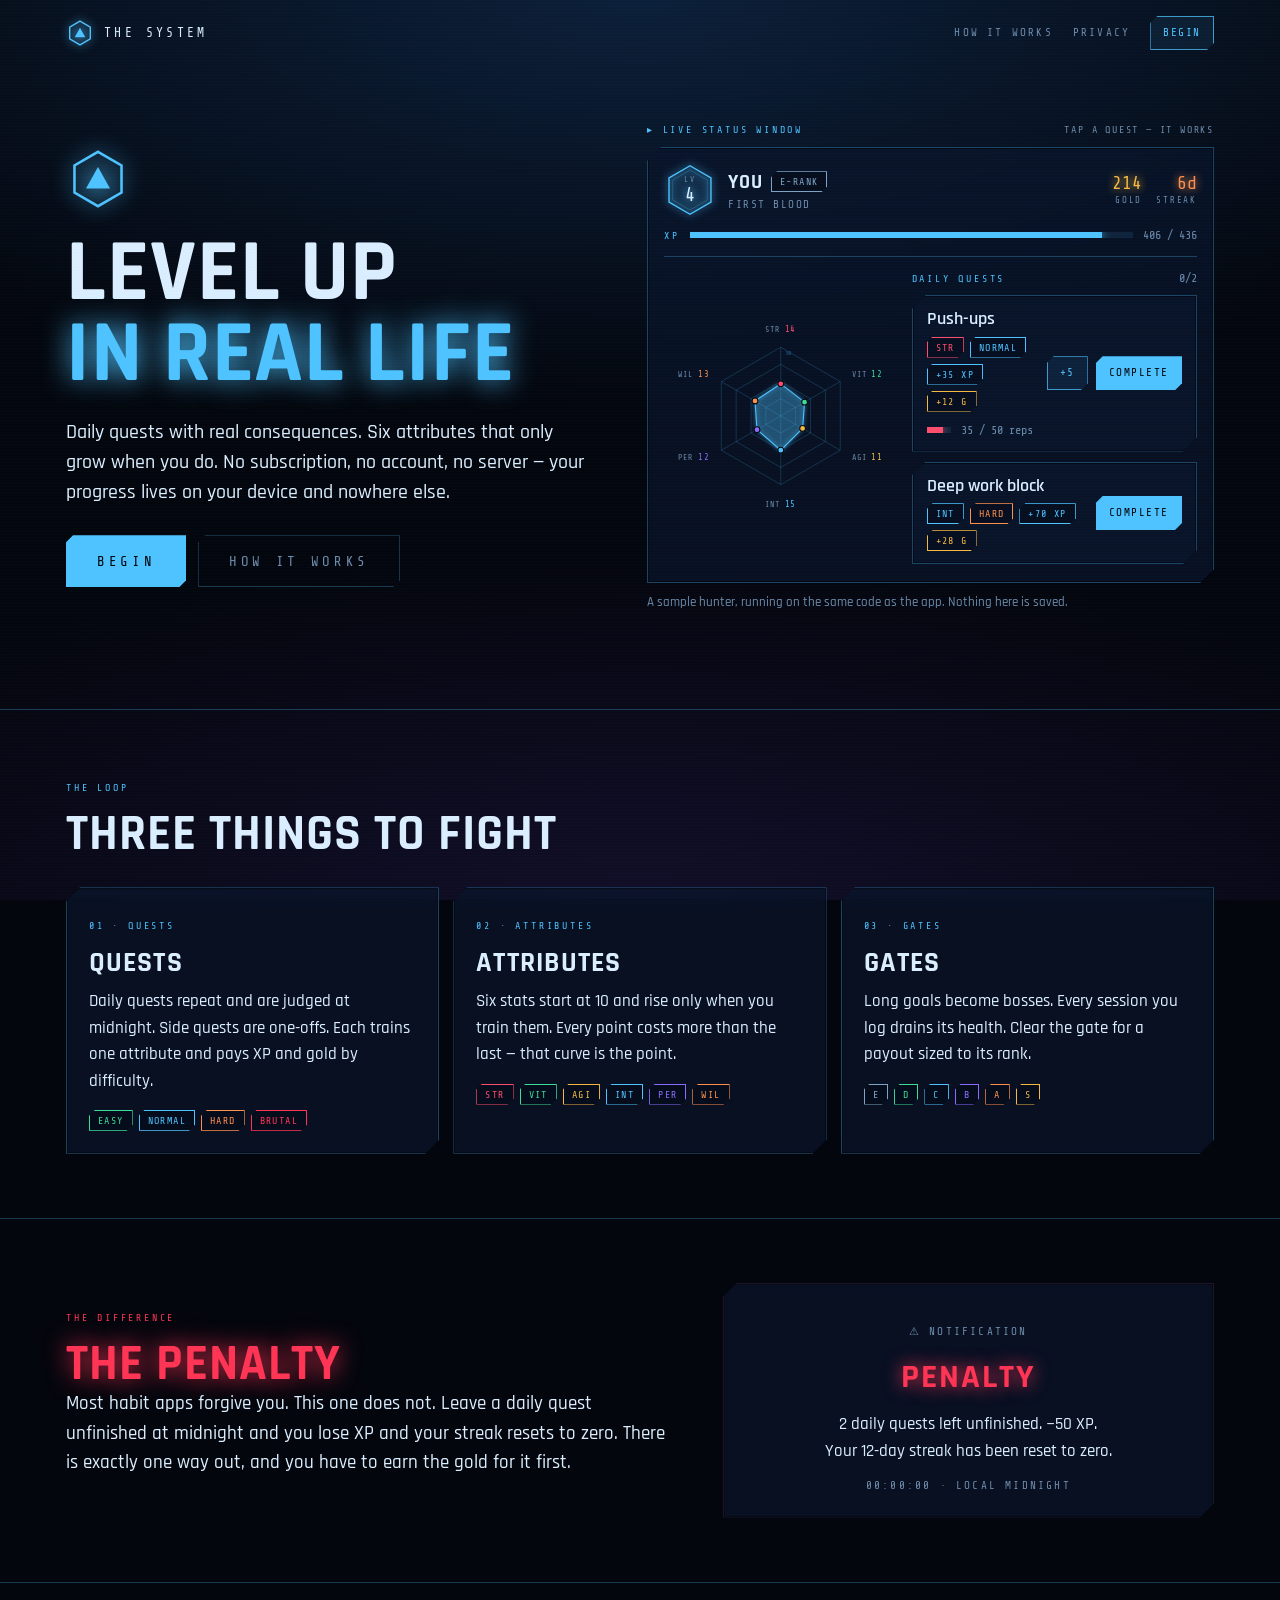
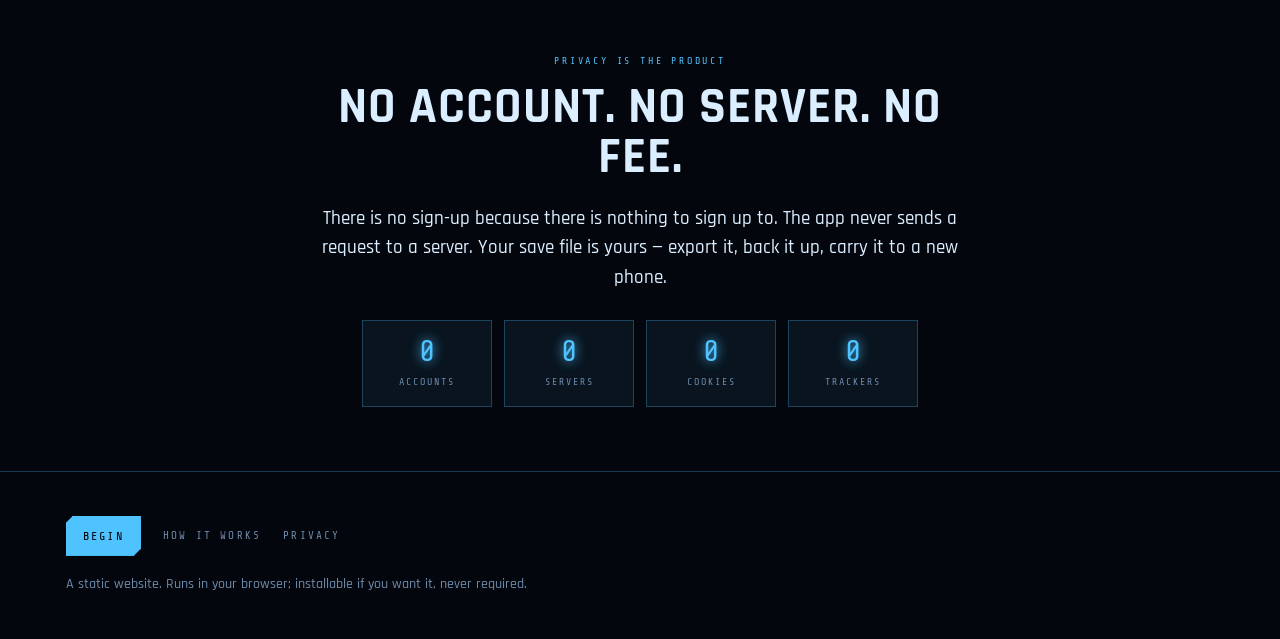
<file: index.html>
<!doctype html>
<html lang="en">
<head>
<meta charset="utf-8">
<meta name="viewport" content="width=device-width,initial-scale=1,viewport-fit=cover">
<title>THE SYSTEM — Level up in real life</title>
<meta name="description" content="Daily quests with real consequences. Six attributes that only grow when you do. No subscription, no account, no server — your progress lives on your device.">
<meta property="og:title" content="THE SYSTEM — Level up in real life">
<meta property="og:description" content="Daily quests with real consequences. No account, no server.">
<meta property="og:image" content="https://minenhle123.github.io/the-system/assets/img/og.png">
<meta property="og:type" content="website">
<meta name="twitter:card" content="summary_large_image">
<meta name="theme-color" content="#04060d">
<link rel="manifest" href="./manifest.webmanifest">
<link rel="icon" type="image/png" href="./assets/img/icon-192.png">
<link rel="apple-touch-icon" href="./assets/img/icon-192.png">
<link rel="preconnect" href="https://fonts.googleapis.com">
<link rel="preconnect" href="https://fonts.gstatic.com" crossorigin>
<link rel="stylesheet" href="https://fonts.googleapis.com/css2?family=Rajdhani:wght@400;500;600;700&amp;family=Share+Tech+Mono&amp;display=swap">
<link rel="stylesheet" href="./assets/css/tokens.css">
<link rel="stylesheet" href="./assets/css/app.css">
<link rel="stylesheet" href="./assets/css/site.css">
</head>
<body>
<a class="skip" href="#main">Skip to content</a>

<header class="wrap site-top">
  <a class="brand" href="./" aria-label="THE SYSTEM — home">
    <svg viewBox="0 0 40 40" aria-hidden="true"><polygon class="mark-hex" points="20,3 34.7,11.5 34.7,28.5 20,37 5.3,28.5 5.3,11.5"/><polygon class="mark-tri" points="20,12.5 27.5,26 12.5,26"/></svg>
    <span>THE SYSTEM</span>
  </a>
  <nav class="top-links" aria-label="Site">
    <a href="./how-it-works.html">How it works</a>
    <a class="hide-sm" href="./privacy.html">Privacy</a>
    <a class="btn btn-sm" href="./app/">Begin</a>
  </nav>
</header>

<main id="main">
  <section class="wrap hero" aria-labelledby="hero-title">
    <div class="hero-copy">
      <svg class="hero-mark" viewBox="0 0 40 40" aria-hidden="true"><polygon class="mark-hex" points="20,3 34.7,11.5 34.7,28.5 20,37 5.3,28.5 5.3,11.5"/><polygon class="mark-tri" points="20,12.5 27.5,26 12.5,26"/></svg>
      <h1 class="hero-title" id="hero-title">Level up <span>in real life</span></h1>
      <p class="lede">Daily quests with real consequences. Six attributes that only grow when you do. No subscription, no account, no server — your progress lives on your device and nowhere else.</p>
      <div class="cta">
        <a class="btn btn-hot btn-lg" href="./app/">Begin</a>
        <a class="btn btn-ghost btn-lg" href="./how-it-works.html">How it works</a>
      </div>
    </div>

    <div class="hero-demo">
      <div class="demo-cap"><span class="eyebrow">Live status window</span><span class="demo-try">Tap a quest — it works</span></div>
      <div class="demo" id="demo" aria-label="Live demo of the status window with a sample hunter">
        <noscript><p class="demo-fine">The live demo needs JavaScript.</p></noscript>
      </div>
      <p class="demo-fine">A sample hunter, running on the same code as the app. Nothing here is saved.</p>
    </div>
  </section>

  <section class="band" aria-labelledby="pillars-title">
    <div class="wrap">
      <div class="band-head">
        <span class="eyebrow">The loop</span>
        <h2 id="pillars-title">Three things to fight</h2>
      </div>
      <div class="pillars">
        <article class="win pillar">
          <span class="eyebrow">01 · Quests</span>
          <h3>Quests</h3>
          <p>Daily quests repeat and are judged at midnight. Side quests are one-offs. Each trains one attribute and pays XP and gold by difficulty.</p>
          <div class="chips"><span class="chip d-EASY">Easy</span><span class="chip d-NORMAL">Normal</span><span class="chip d-HARD">Hard</span><span class="chip d-BRUTAL">Brutal</span></div>
        </article>
        <article class="win pillar">
          <span class="eyebrow">02 · Attributes</span>
          <h3>Attributes</h3>
          <p>Six stats start at 10 and rise only when you train them. Every point costs more than the last — that curve is the point.</p>
          <div class="chips"><span class="chip c-str">STR</span><span class="chip c-vit">VIT</span><span class="chip c-agi">AGI</span><span class="chip c-int">INT</span><span class="chip c-per">PER</span><span class="chip c-wil">WIL</span></div>
        </article>
        <article class="win pillar">
          <span class="eyebrow">03 · Gates</span>
          <h3>Gates</h3>
          <p>Long goals become bosses. Every session you log drains its health. Clear the gate for a payout sized to its rank.</p>
          <div class="chips"><span class="chip r-E">E</span><span class="chip r-D">D</span><span class="chip r-C">C</span><span class="chip r-B">B</span><span class="chip r-A">A</span><span class="chip r-S">S</span></div>
        </article>
      </div>
    </div>
  </section>

  <section class="band" aria-labelledby="penalty-title">
    <div class="wrap penalty">
      <div>
        <span class="eyebrow">The difference</span>
        <h2 id="penalty-title">The penalty</h2>
        <p>Most habit apps forgive you. This one does not. Leave a daily quest unfinished at midnight and you lose XP and your streak resets to zero. There is exactly one way out, and you have to earn the gold for it first.</p>
      </div>
      <div class="win readout" role="img" aria-label="Example penalty notification: two daily quests left unfinished, minus 50 XP, a 12-day streak reset to zero.">
        <div class="ntf-eye mono">⚠ Notification</div>
        <div class="readout-title">PENALTY</div>
        <p>2 daily quests left unfinished. −50 XP.<br>Your 12-day streak has been reset to zero.</p>
        <span class="mono">00:00:00 · Local midnight</span>
      </div>
    </div>
  </section>

  <section class="band free" aria-labelledby="free-title">
    <div class="wrap">
      <div class="band-head">
        <span class="eyebrow">Privacy is the product</span>
        <h2 id="free-title">No account. No server. No fee.</h2>
      </div>
      <p>There is no sign-up because there is nothing to sign up to. The app never sends a request to a server. Your save file is yours — export it, back it up, carry it to a new phone.</p>
      <div class="zeros" aria-label="What this site uses">
        <div class="zero"><b>0</b><span>Accounts</span></div>
        <div class="zero"><b>0</b><span>Servers</span></div>
        <div class="zero"><b>0</b><span>Cookies</span></div>
        <div class="zero"><b>0</b><span>Trackers</span></div>
      </div>
    </div>
  </section>
</main>

<footer class="site-foot">
  <div class="wrap">
    <div class="foot-row">
      <a class="btn btn-hot" href="./app/">Begin</a>
      <a href="./how-it-works.html">How it works</a>
      <a href="./privacy.html">Privacy</a>
    </div>
    <p class="foot-fine">A static website. Runs in your browser; installable if you want it, never required.</p>
  </div>
</footer>

<script src="./assets/js/system.js"></script>
<script src="./assets/js/app.js"></script>
<script src="./assets/js/demo.js"></script>
<script>
if ('serviceWorker' in navigator && window.isSecureContext) {
  navigator.serviceWorker.register('./sw.js').then(null, function () {});
}
</script>
</body>
</html>
</file>
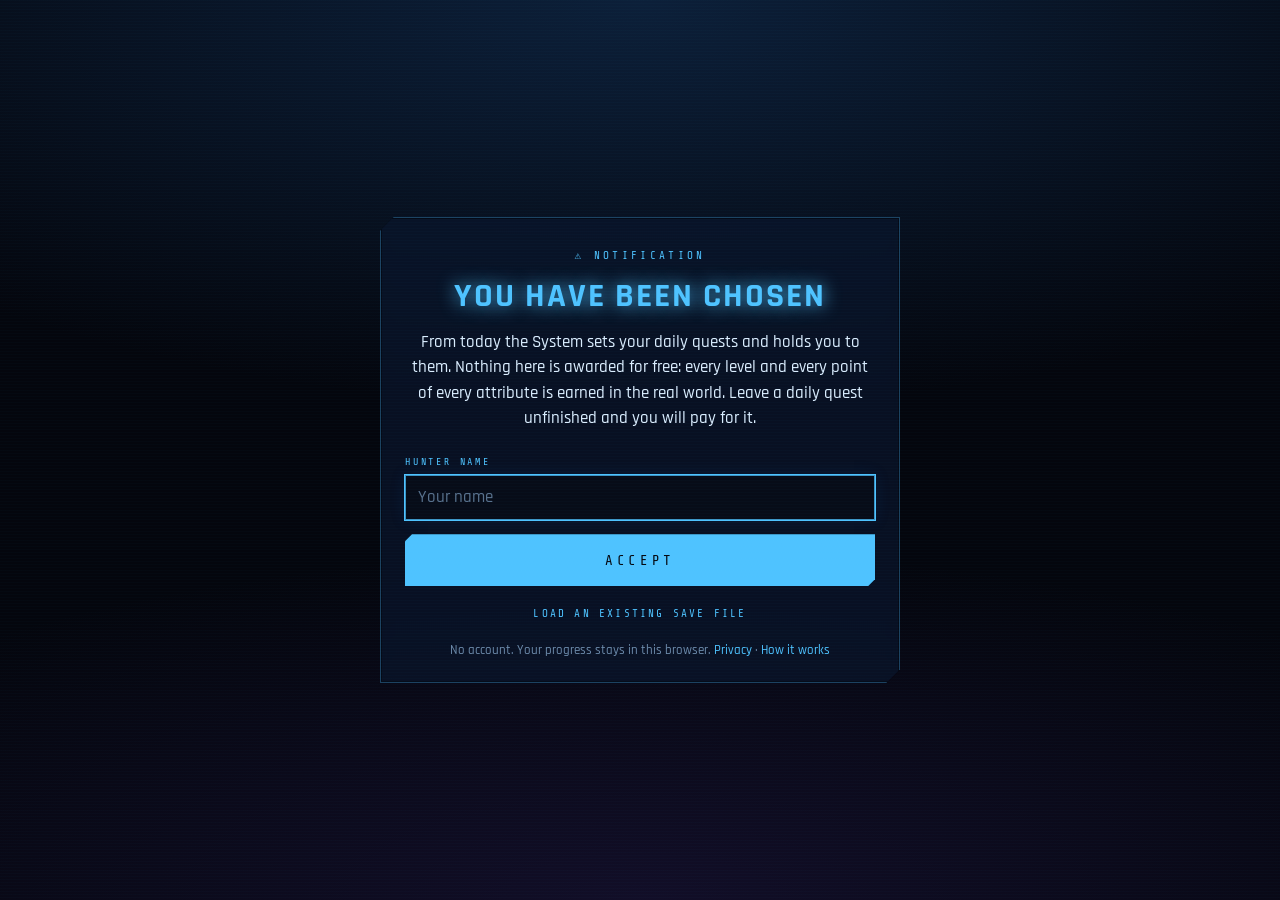
<file: app/index.html>
<!doctype html>
<html lang="en">
<head>
<meta charset="utf-8">
<meta name="viewport" content="width=device-width,initial-scale=1,viewport-fit=cover">
<title>THE SYSTEM — Status Window</title>
<meta name="description" content="Your status window. Daily quests with real consequences, six attributes, boss gates. No account, no server.">
<meta property="og:title" content="THE SYSTEM — Level up in real life">
<meta property="og:description" content="Daily quests with real consequences. No account, no server.">
<meta property="og:image" content="https://minenhle123.github.io/the-system/assets/img/og.png">
<meta property="og:type" content="website">
<meta name="twitter:card" content="summary_large_image">
<meta name="theme-color" content="#04060d">
<meta name="apple-mobile-web-app-capable" content="yes">
<meta name="mobile-web-app-capable" content="yes">
<meta name="apple-mobile-web-app-status-bar-style" content="black-translucent">
<meta name="apple-mobile-web-app-title" content="THE SYSTEM">
<link rel="manifest" href="../manifest.webmanifest">
<link rel="icon" type="image/png" href="../assets/img/icon-192.png">
<link rel="apple-touch-icon" href="../assets/img/icon-192.png">
<link rel="preconnect" href="https://fonts.googleapis.com">
<link rel="preconnect" href="https://fonts.gstatic.com" crossorigin>
<link rel="stylesheet" href="https://fonts.googleapis.com/css2?family=Rajdhani:wght@400;500;600;700&amp;family=Share+Tech+Mono&amp;display=swap">
<link rel="stylesheet" href="../assets/css/tokens.css">
<link rel="stylesheet" href="../assets/css/app.css">
</head>
<body class="is-app">
<a class="skip" href="#main">Skip to content</a>

<div id="app-root" class="shell" hidden>
  <nav class="nav" aria-label="Screens">
    <a class="nav-brand" href="../" aria-label="THE SYSTEM — home">
      <svg viewBox="0 0 40 40" aria-hidden="true"><polygon class="mark-hex" points="20,3 34.7,11.5 34.7,28.5 20,37 5.3,28.5 5.3,11.5"/><polygon class="mark-tri" points="20,12.5 27.5,26 12.5,26"/></svg>
      <span class="mono">THE SYSTEM</span>
    </a>
    <div class="nav-hunter" id="nav-hunter"></div>
    <div class="nav-items">
      <button type="button" class="nav-btn" data-act="nav" data-screen="status" aria-current="page">
        <svg viewBox="0 0 24 24" aria-hidden="true"><polygon points="12,2.8 20,7.4 20,16.6 12,21.2 4,16.6 4,7.4"/><polygon points="12,7.5 16.2,10 15,15.6 9,15.6 7.8,10"/></svg>
        <span>Status</span>
      </button>
      <button type="button" class="nav-btn" data-act="nav" data-screen="quests">
        <svg viewBox="0 0 24 24" aria-hidden="true"><path d="M3.5 6.5l2 2 3.5-3.5M3.5 13l2 2 3.5-3.5M3.5 19.5l2 2 3.5-3.5M12 7h8.5M12 13.5h8.5M12 20h8.5"/></svg>
        <span>Quests</span>
      </button>
      <button type="button" class="nav-btn" data-act="nav" data-screen="gates">
        <svg viewBox="0 0 24 24" aria-hidden="true"><path d="M4.5 21V10.5a7.5 7.5 0 0 1 15 0V21M3 21h18M9 21v-7.5a3 3 0 0 1 6 0V21"/></svg>
        <span>Gates</span>
      </button>
      <button type="button" class="nav-btn" data-act="nav" data-screen="shop">
        <svg viewBox="0 0 24 24" aria-hidden="true"><polygon points="12,3 20.5,12 12,21 3.5,12"/><path d="M12 8v8M9.5 12h5"/></svg>
        <span>Shop</span>
      </button>
      <button type="button" class="nav-btn" data-act="nav" data-screen="log">
        <svg viewBox="0 0 24 24" aria-hidden="true"><path d="M5 3h14v18H5zM8.5 8h7M8.5 12h7M8.5 16h4"/></svg>
        <span>Log</span>
      </button>
    </div>
    <div class="nav-foot">
      <button type="button" class="nav-link mono" data-act="briefing" id="nav-brief" hidden>Briefing</button>
      <button type="button" class="nav-link mono" data-act="settings">Settings</button>
      <a class="nav-link mono" href="../how-it-works.html">How it works</a>
    </div>
  </nav>

  <div class="stage">
    <header class="hdr" id="hdr"></header>

    <main id="main" tabindex="-1">

      <!-- STATUS -->
      <section class="screen" data-screen="status" aria-labelledby="h-status">
        <h1 class="sr" id="h-status">Status</h1>
        <div class="status-grid">
          <div class="win panel radar-panel">
            <div class="panel-head"><span class="eyebrow">Status window</span></div>
            <div class="radar" id="radar"></div>
            <div class="cells" id="cells"></div>
          </div>
          <div class="win panel">
            <div class="panel-head"><span class="eyebrow">Attributes</span><span class="pts mono" id="pts" hidden></span></div>
            <ul class="attrs" id="attrs"></ul>
          </div>
        </div>
        <div class="win panel">
          <button type="button" class="fold" data-act="fold" data-target="titles" aria-expanded="false" aria-controls="titles">
            <span class="eyebrow">Titles</span><span class="mono fold-count" id="titles-count"></span><span class="fold-ico" aria-hidden="true"></span>
          </button>
          <ul class="titles" id="titles" hidden></ul>
        </div>
      </section>

      <!-- QUESTS -->
      <section class="screen" data-screen="quests" aria-labelledby="h-quests" hidden>
        <h1 class="sr" id="h-quests">Quests</h1>
        <button type="button" class="brief-strip" data-act="briefing" id="brief-strip" hidden></button>
        <div class="win panel daily" id="daily"></div>
        <div class="install" id="install" hidden></div>

        <div class="list-head">
          <div><h2>Daily quests</h2><span class="list-sub mono">Repeat every day · penalised on miss</span></div>
          <button type="button" class="btn btn-sm" data-act="new-quest" data-type="daily">+ New</button>
        </div>
        <ul class="qlist" id="q-daily"></ul>
        <p class="empty" id="q-daily-empty" hidden>No daily quests. Register one — the daily cycle needs something to hold you to.</p>

        <div class="list-head">
          <div><h2>Side quests</h2><span class="list-sub mono">One-off · no penalty</span></div>
          <button type="button" class="btn btn-sm" data-act="new-quest" data-type="side">+ New</button>
        </div>
        <ul class="qlist" id="q-side"></ul>
        <p class="empty" id="q-side-empty" hidden>No side quests.</p>

        <p class="note">The starter quests are placeholders. Tap a quest’s name to edit or remove it, or register your own.</p>
      </section>

      <!-- GATES -->
      <section class="screen" data-screen="gates" aria-labelledby="h-gates" hidden>
        <div class="list-head">
          <div><h1 class="h-screen" id="h-gates">Gates</h1><span class="list-sub mono">Long goals, fought one session at a time</span></div>
          <button type="button" class="btn btn-sm" data-act="new-gate">+ Open gate</button>
        </div>
        <ul class="gates" id="gates"></ul>
        <p class="empty" id="gates-empty" hidden>No active gates. Open one for a goal that takes weeks, not minutes.</p>
        <div class="win panel" id="cleared-panel" hidden>
          <button type="button" class="fold" data-act="fold" data-target="cleared" aria-expanded="false" aria-controls="cleared">
            <span class="eyebrow">Cleared gates</span><span class="mono fold-count" id="cleared-count"></span><span class="fold-ico" aria-hidden="true"></span>
          </button>
          <ul class="cleared" id="cleared" hidden></ul>
        </div>
        <p class="note">Each strike logs one session. The boss loses health as you go — use −1 to correct a mistake.</p>
      </section>

      <!-- SHOP -->
      <section class="screen" data-screen="shop" aria-labelledby="h-shop" hidden>
        <h1 class="sr" id="h-shop">Shop</h1>
        <div class="win panel gold-panel">
          <span class="eyebrow">Gold</span>
          <div class="gold-big mono" id="gold-big">0</div>
          <div class="mono gold-sub" id="passes"></div>
        </div>
        <div class="list-head">
          <div><h2>Rewards</h2><span class="list-sub mono">Yours to define · your own prices</span></div>
          <button type="button" class="btn btn-sm" data-act="new-reward">+ New</button>
        </div>
        <ul class="shop" id="shop"></ul>
        <p class="note">Price a reward by what it is worth to you. Tap a reward’s name to change it.</p>
      </section>

      <!-- LOG -->
      <section class="screen" data-screen="log" aria-labelledby="h-log" hidden>
        <div class="list-head">
          <div><h1 class="h-screen" id="h-log">System log</h1><span class="list-sub mono" id="log-count"></span></div>
        </div>
        <ol class="win panel log" id="log"></ol>
      </section>

    </main>
  </div>
</div>

<div class="firstrun" id="firstrun" hidden></div>
<div class="sheet" id="sheet" hidden></div>
<div class="brief" id="brief" hidden></div>
<div class="ntf" id="ntf" role="alertdialog" aria-modal="true" aria-labelledby="ntf-title" hidden></div>
<div class="toast mono" id="toast" role="status" aria-live="polite"></div>
<input type="file" id="file-in" accept=".json,application/json" hidden>

<noscript><p class="noscript">THE SYSTEM needs JavaScript to run. Nothing is sent anywhere — it all runs in this tab.</p></noscript>

<script src="../assets/js/system.js"></script>
<script src="../assets/js/app.js"></script>
</body>
</html>
</file>
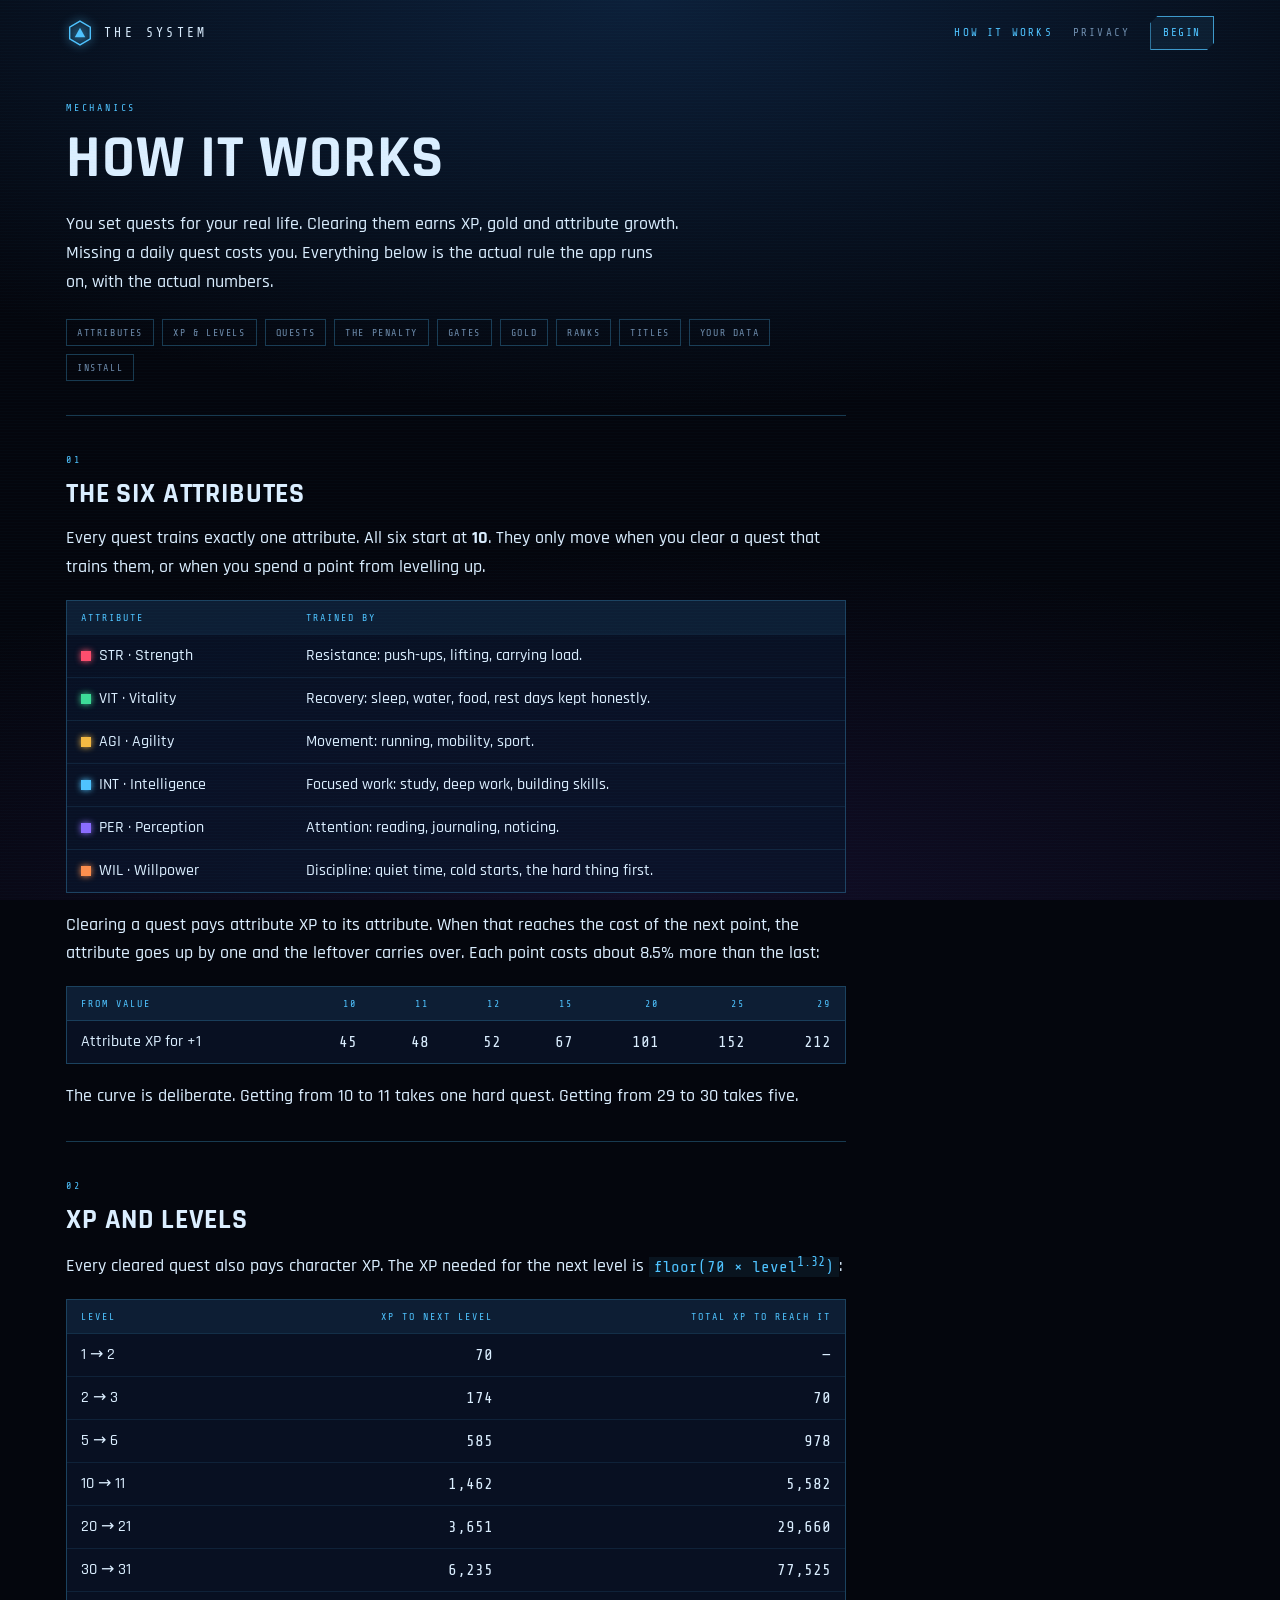
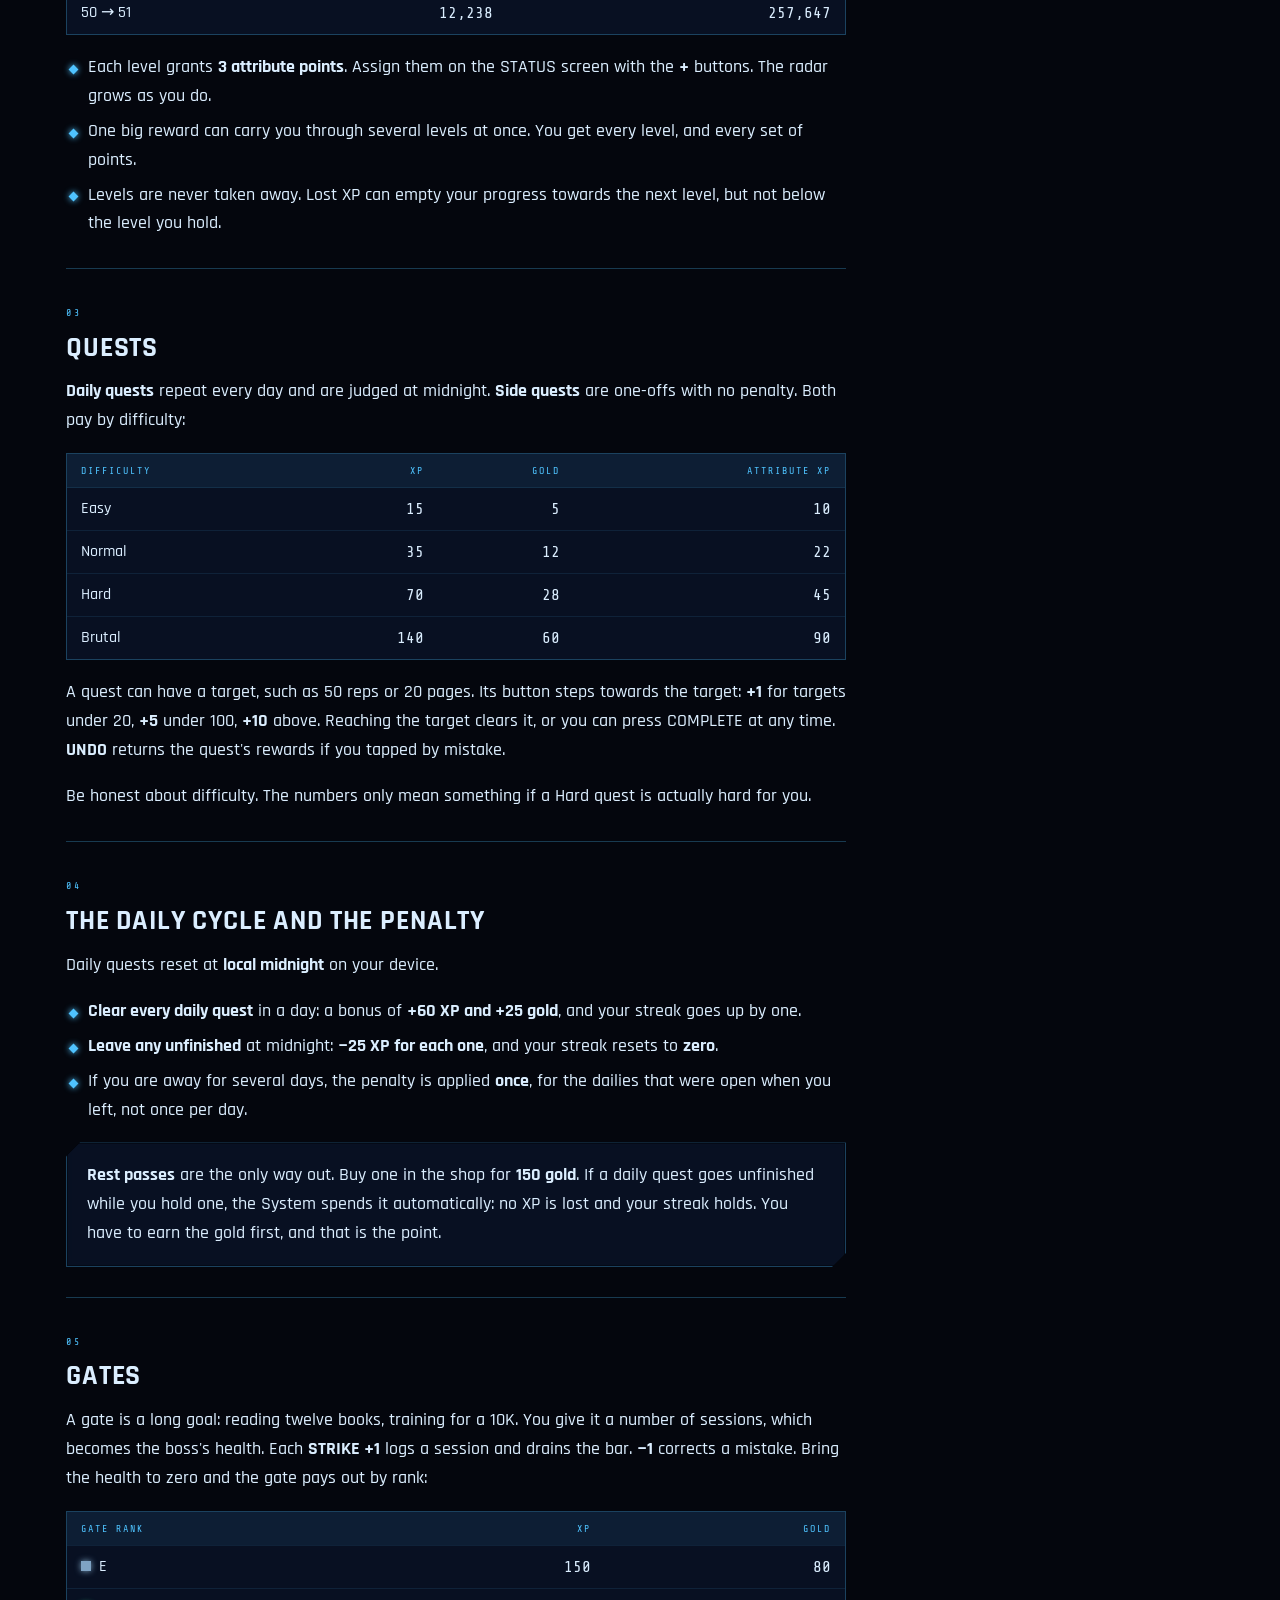
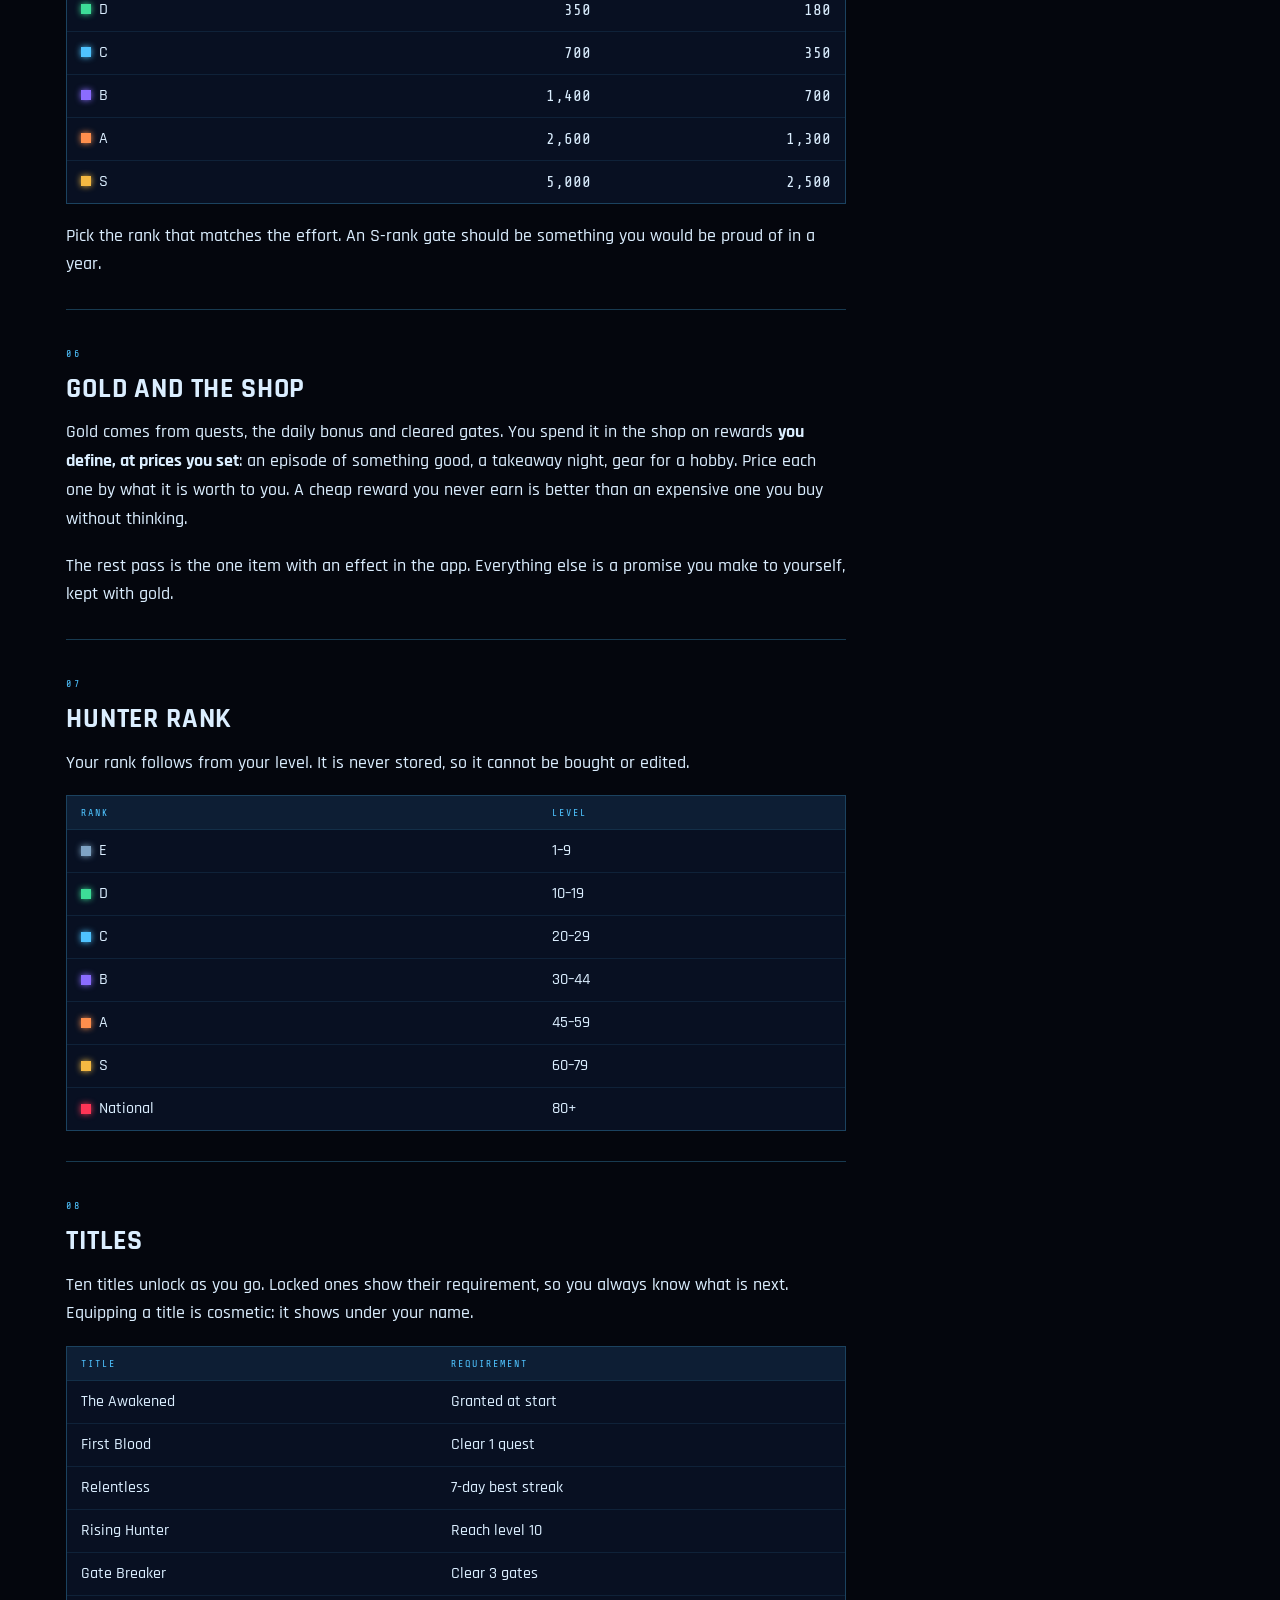
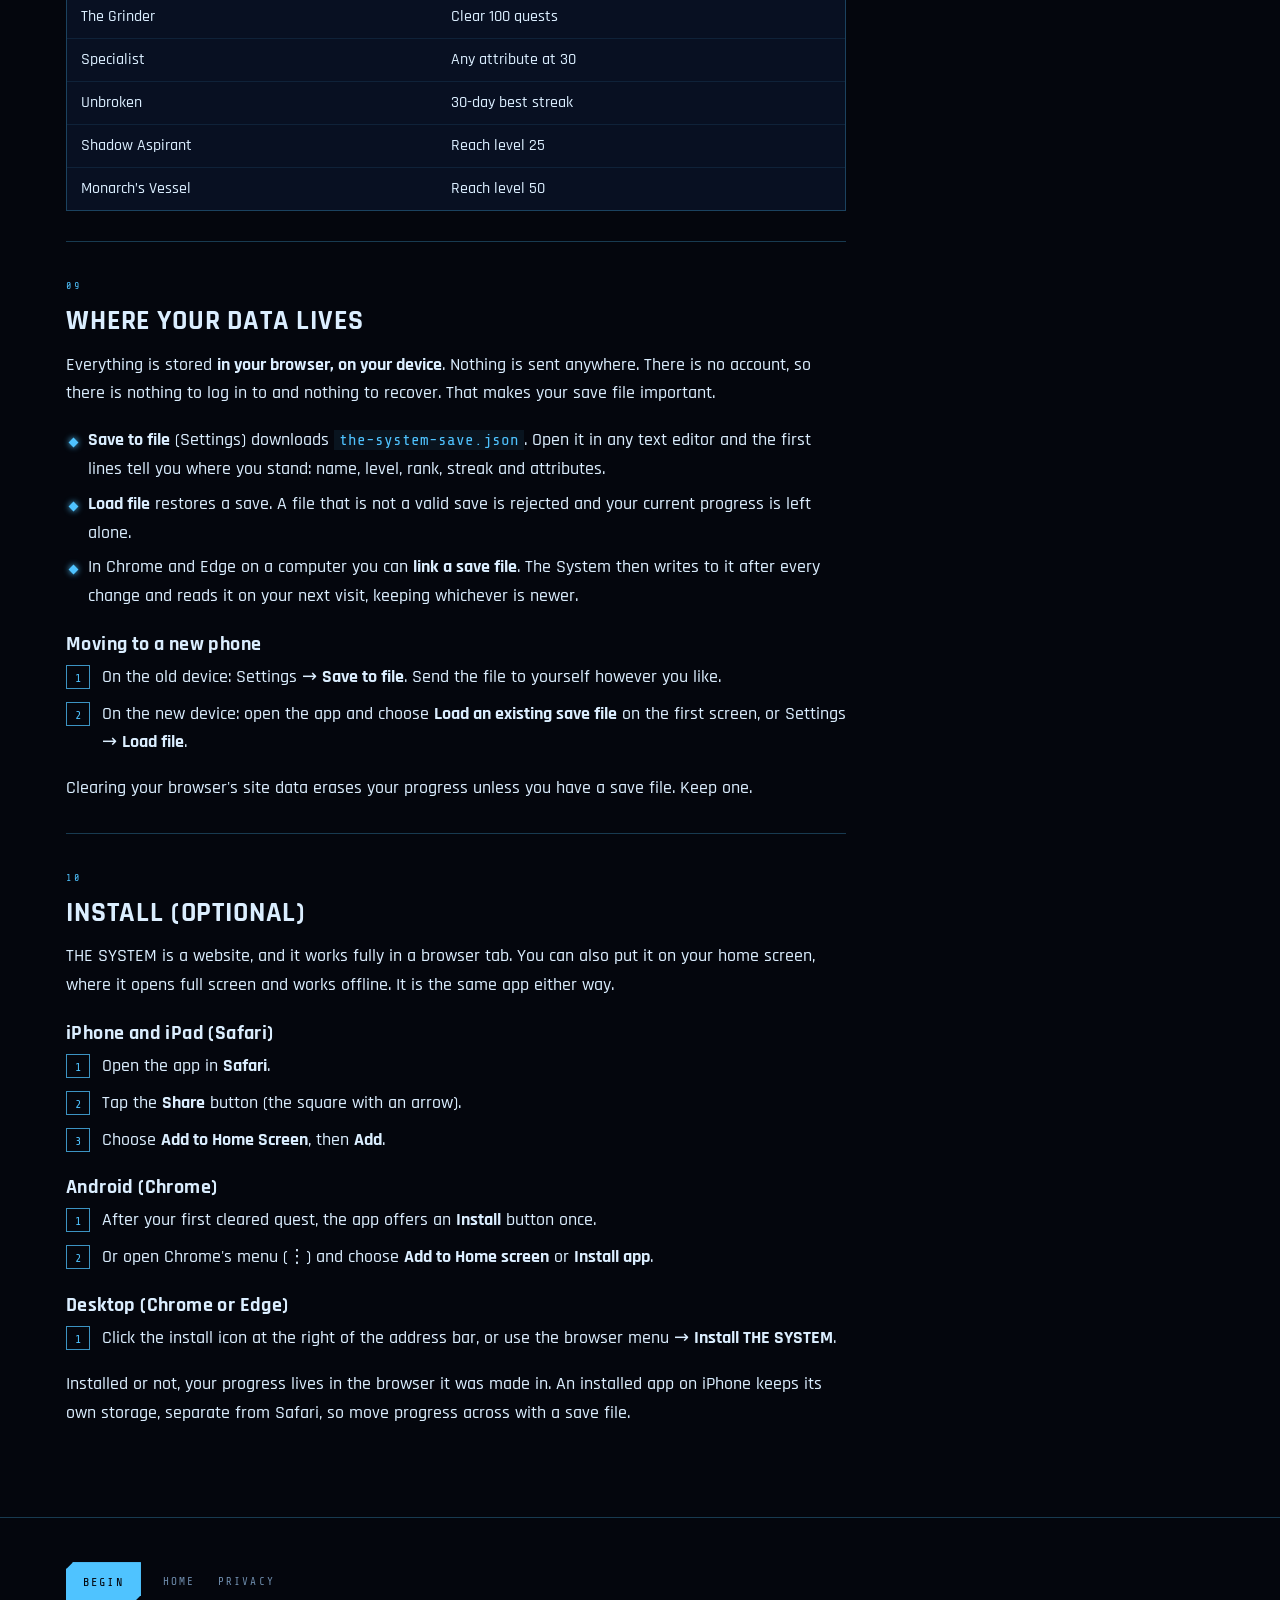
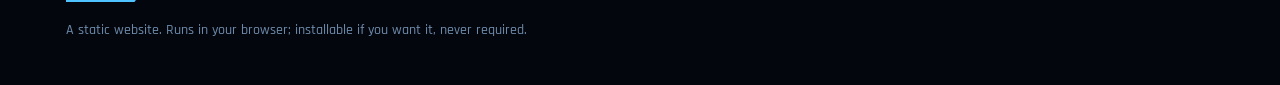
<file: how-it-works.html>
<!doctype html>
<html lang="en">
<head>
<meta charset="utf-8">
<meta name="viewport" content="width=device-width,initial-scale=1,viewport-fit=cover">
<title>How it works — THE SYSTEM</title>
<meta name="description" content="The mechanics of THE SYSTEM: attributes, XP and levels, daily quests and the penalty, rest passes, gates, gold, ranks, titles, and where your data lives.">
<meta property="og:title" content="THE SYSTEM — Level up in real life">
<meta property="og:description" content="Daily quests with real consequences. No account, no server.">
<meta property="og:image" content="https://minenhle123.github.io/the-system/assets/img/og.png">
<meta property="og:type" content="website">
<meta name="twitter:card" content="summary_large_image">
<meta name="theme-color" content="#04060d">
<link rel="manifest" href="./manifest.webmanifest">
<link rel="icon" type="image/png" href="./assets/img/icon-192.png">
<link rel="apple-touch-icon" href="./assets/img/icon-192.png">
<link rel="preconnect" href="https://fonts.googleapis.com">
<link rel="preconnect" href="https://fonts.gstatic.com" crossorigin>
<link rel="stylesheet" href="https://fonts.googleapis.com/css2?family=Rajdhani:wght@400;500;600;700&amp;family=Share+Tech+Mono&amp;display=swap">
<link rel="stylesheet" href="./assets/css/tokens.css">
<link rel="stylesheet" href="./assets/css/site.css">
</head>
<body>
<a class="skip" href="#main">Skip to content</a>

<header class="wrap site-top">
  <a class="brand" href="./" aria-label="THE SYSTEM — home">
    <svg viewBox="0 0 40 40" aria-hidden="true"><polygon class="mark-hex" points="20,3 34.7,11.5 34.7,28.5 20,37 5.3,28.5 5.3,11.5"/><polygon class="mark-tri" points="20,12.5 27.5,26 12.5,26"/></svg>
    <span>THE SYSTEM</span>
  </a>
  <nav class="top-links" aria-label="Site">
    <a href="./how-it-works.html" aria-current="page">How it works</a>
    <a class="hide-sm" href="./privacy.html">Privacy</a>
    <a class="btn btn-sm" href="./app/">Begin</a>
  </nav>
</header>

<main id="main" class="wrap">
  <article class="doc">
    <header class="doc-head">
      <span class="eyebrow">Mechanics</span>
      <h1>How it works</h1>
      <p class="lede">You set quests for your real life. Clearing them earns XP, gold and attribute growth. Missing a daily quest costs you. Everything below is the actual rule the app runs on, with the actual numbers.</p>
      <nav class="toc" aria-label="On this page">
        <a href="#attributes">Attributes</a>
        <a href="#levels">XP &amp; levels</a>
        <a href="#quests">Quests</a>
        <a href="#penalty">The penalty</a>
        <a href="#gates">Gates</a>
        <a href="#gold">Gold</a>
        <a href="#ranks">Ranks</a>
        <a href="#titles">Titles</a>
        <a href="#data">Your data</a>
        <a href="#install">Install</a>
      </nav>
    </header>

    <section id="attributes" aria-labelledby="t-attributes">
      <span class="eyebrow">01</span>
      <h2 id="t-attributes">The six attributes</h2>
      <p>Every quest trains exactly one attribute. All six start at <strong>10</strong>. They only move when you clear a quest that trains them, or when you spend a point from levelling up.</p>
      <div class="tbl-wrap">
        <table class="tbl">
          <thead><tr><th>Attribute</th><th>Trained by</th></tr></thead>
          <tbody>
            <tr><td><span class="swatch c-str"></span>STR · Strength</td><td class="wrap-cell">Resistance: push-ups, lifting, carrying load.</td></tr>
            <tr><td><span class="swatch c-vit"></span>VIT · Vitality</td><td class="wrap-cell">Recovery: sleep, water, food, rest days kept honestly.</td></tr>
            <tr><td><span class="swatch c-agi"></span>AGI · Agility</td><td class="wrap-cell">Movement: running, mobility, sport.</td></tr>
            <tr><td><span class="swatch c-int"></span>INT · Intelligence</td><td class="wrap-cell">Focused work: study, deep work, building skills.</td></tr>
            <tr><td><span class="swatch c-per"></span>PER · Perception</td><td class="wrap-cell">Attention: reading, journaling, noticing.</td></tr>
            <tr><td><span class="swatch c-wil"></span>WIL · Willpower</td><td class="wrap-cell">Discipline: quiet time, cold starts, the hard thing first.</td></tr>
          </tbody>
        </table>
      </div>
      <p>Clearing a quest pays attribute XP to its attribute. When that reaches the cost of the next point, the attribute goes up by one and the leftover carries over. Each point costs about 8.5% more than the last:</p>
      <div class="tbl-wrap">
        <table class="tbl">
          <thead><tr><th>From value</th><th class="num">10</th><th class="num">11</th><th class="num">12</th><th class="num">15</th><th class="num">20</th><th class="num">25</th><th class="num">29</th></tr></thead>
          <tbody><tr><td>Attribute XP for +1</td><td class="num">45</td><td class="num">48</td><td class="num">52</td><td class="num">67</td><td class="num">101</td><td class="num">152</td><td class="num">212</td></tr></tbody>
        </table>
      </div>
      <p>The curve is deliberate. Getting from 10 to 11 takes one hard quest. Getting from 29 to 30 takes five.</p>
    </section>

    <section id="levels" aria-labelledby="t-levels">
      <span class="eyebrow">02</span>
      <h2 id="t-levels">XP and levels</h2>
      <p>Every cleared quest also pays character XP. The XP needed for the next level is <code>floor(70 × level<sup>1.32</sup>)</code>:</p>
      <div class="tbl-wrap">
        <table class="tbl">
          <thead><tr><th>Level</th><th class="num">XP to next level</th><th class="num">Total XP to reach it</th></tr></thead>
          <tbody>
            <tr><td>1 → 2</td><td class="num">70</td><td class="num">—</td></tr>
            <tr><td>2 → 3</td><td class="num">174</td><td class="num">70</td></tr>
            <tr><td>5 → 6</td><td class="num">585</td><td class="num">978</td></tr>
            <tr><td>10 → 11</td><td class="num">1,462</td><td class="num">5,582</td></tr>
            <tr><td>20 → 21</td><td class="num">3,651</td><td class="num">29,660</td></tr>
            <tr><td>30 → 31</td><td class="num">6,235</td><td class="num">77,525</td></tr>
            <tr><td>50 → 51</td><td class="num">12,238</td><td class="num">257,647</td></tr>
          </tbody>
        </table>
      </div>
      <ul class="list">
        <li>Each level grants <strong>3 attribute points</strong>. Assign them on the STATUS screen with the <strong>+</strong> buttons. The radar grows as you do.</li>
        <li>One big reward can carry you through several levels at once. You get every level, and every set of points.</li>
        <li>Levels are never taken away. Lost XP can empty your progress towards the next level, but not below the level you hold.</li>
      </ul>
    </section>

    <section id="quests" aria-labelledby="t-quests">
      <span class="eyebrow">03</span>
      <h2 id="t-quests">Quests</h2>
      <p><strong>Daily quests</strong> repeat every day and are judged at midnight. <strong>Side quests</strong> are one-offs with no penalty. Both pay by difficulty:</p>
      <div class="tbl-wrap">
        <table class="tbl">
          <thead><tr><th>Difficulty</th><th class="num">XP</th><th class="num">Gold</th><th class="num">Attribute XP</th></tr></thead>
          <tbody>
            <tr><td>Easy</td><td class="num">15</td><td class="num">5</td><td class="num">10</td></tr>
            <tr><td>Normal</td><td class="num">35</td><td class="num">12</td><td class="num">22</td></tr>
            <tr><td>Hard</td><td class="num">70</td><td class="num">28</td><td class="num">45</td></tr>
            <tr><td>Brutal</td><td class="num">140</td><td class="num">60</td><td class="num">90</td></tr>
          </tbody>
        </table>
      </div>
      <p>A quest can have a target, such as 50 reps or 20 pages. Its button steps towards the target: <strong>+1</strong> for targets under 20, <strong>+5</strong> under 100, <strong>+10</strong> above. Reaching the target clears it, or you can press COMPLETE at any time. <strong>UNDO</strong> returns the quest's rewards if you tapped by mistake.</p>
      <p>Be honest about difficulty. The numbers only mean something if a Hard quest is actually hard for you.</p>
    </section>

    <section id="penalty" aria-labelledby="t-penalty">
      <span class="eyebrow">04</span>
      <h2 id="t-penalty">The daily cycle and the penalty</h2>
      <p>Daily quests reset at <strong>local midnight</strong> on your device.</p>
      <ul class="list">
        <li><strong>Clear every daily quest</strong> in a day: a bonus of <strong>+60 XP and +25 gold</strong>, and your streak goes up by one.</li>
        <li><strong>Leave any unfinished</strong> at midnight: <strong>−25 XP for each one</strong>, and your streak resets to <strong>zero</strong>.</li>
        <li>If you are away for several days, the penalty is applied <strong>once</strong>, for the dailies that were open when you left, not once per day.</li>
      </ul>
      <div class="win callout">
        <p><strong>Rest passes</strong> are the only way out. Buy one in the shop for <strong>150 gold</strong>. If a daily quest goes unfinished while you hold one, the System spends it automatically: no XP is lost and your streak holds. You have to earn the gold first, and that is the point.</p>
      </div>
    </section>

    <section id="gates" aria-labelledby="t-gates">
      <span class="eyebrow">05</span>
      <h2 id="t-gates">Gates</h2>
      <p>A gate is a long goal: reading twelve books, training for a 10K. You give it a number of sessions, which becomes the boss's health. Each <strong>STRIKE +1</strong> logs a session and drains the bar. <strong>−1</strong> corrects a mistake. Bring the health to zero and the gate pays out by rank:</p>
      <div class="tbl-wrap">
        <table class="tbl">
          <thead><tr><th>Gate rank</th><th class="num">XP</th><th class="num">Gold</th></tr></thead>
          <tbody>
            <tr><td><span class="swatch r-E"></span>E</td><td class="num">150</td><td class="num">80</td></tr>
            <tr><td><span class="swatch r-D"></span>D</td><td class="num">350</td><td class="num">180</td></tr>
            <tr><td><span class="swatch r-C"></span>C</td><td class="num">700</td><td class="num">350</td></tr>
            <tr><td><span class="swatch r-B"></span>B</td><td class="num">1,400</td><td class="num">700</td></tr>
            <tr><td><span class="swatch r-A"></span>A</td><td class="num">2,600</td><td class="num">1,300</td></tr>
            <tr><td><span class="swatch r-S"></span>S</td><td class="num">5,000</td><td class="num">2,500</td></tr>
          </tbody>
        </table>
      </div>
      <p>Pick the rank that matches the effort. An S-rank gate should be something you would be proud of in a year.</p>
    </section>

    <section id="gold" aria-labelledby="t-gold">
      <span class="eyebrow">06</span>
      <h2 id="t-gold">Gold and the shop</h2>
      <p>Gold comes from quests, the daily bonus and cleared gates. You spend it in the shop on rewards <strong>you define, at prices you set</strong>: an episode of something good, a takeaway night, gear for a hobby. Price each one by what it is worth to you. A cheap reward you never earn is better than an expensive one you buy without thinking.</p>
      <p>The rest pass is the one item with an effect in the app. Everything else is a promise you make to yourself, kept with gold.</p>
    </section>

    <section id="ranks" aria-labelledby="t-ranks">
      <span class="eyebrow">07</span>
      <h2 id="t-ranks">Hunter rank</h2>
      <p>Your rank follows from your level. It is never stored, so it cannot be bought or edited.</p>
      <div class="tbl-wrap">
        <table class="tbl">
          <thead><tr><th>Rank</th><th>Level</th></tr></thead>
          <tbody>
            <tr><td><span class="swatch r-E"></span>E</td><td>1–9</td></tr>
            <tr><td><span class="swatch r-D"></span>D</td><td>10–19</td></tr>
            <tr><td><span class="swatch r-C"></span>C</td><td>20–29</td></tr>
            <tr><td><span class="swatch r-B"></span>B</td><td>30–44</td></tr>
            <tr><td><span class="swatch r-A"></span>A</td><td>45–59</td></tr>
            <tr><td><span class="swatch r-S"></span>S</td><td>60–79</td></tr>
            <tr><td><span class="swatch r-NATIONAL"></span>National</td><td>80+</td></tr>
          </tbody>
        </table>
      </div>
    </section>

    <section id="titles" aria-labelledby="t-titles">
      <span class="eyebrow">08</span>
      <h2 id="t-titles">Titles</h2>
      <p>Ten titles unlock as you go. Locked ones show their requirement, so you always know what is next. Equipping a title is cosmetic: it shows under your name.</p>
      <div class="tbl-wrap">
        <table class="tbl">
          <thead><tr><th>Title</th><th>Requirement</th></tr></thead>
          <tbody>
            <tr><td>The Awakened</td><td>Granted at start</td></tr>
            <tr><td>First Blood</td><td>Clear 1 quest</td></tr>
            <tr><td>Relentless</td><td>7-day best streak</td></tr>
            <tr><td>Rising Hunter</td><td>Reach level 10</td></tr>
            <tr><td>Gate Breaker</td><td>Clear 3 gates</td></tr>
            <tr><td>The Grinder</td><td>Clear 100 quests</td></tr>
            <tr><td>Specialist</td><td>Any attribute at 30</td></tr>
            <tr><td>Unbroken</td><td>30-day best streak</td></tr>
            <tr><td>Shadow Aspirant</td><td>Reach level 25</td></tr>
            <tr><td>Monarch’s Vessel</td><td>Reach level 50</td></tr>
          </tbody>
        </table>
      </div>
    </section>

    <section id="data" aria-labelledby="t-data">
      <span class="eyebrow">09</span>
      <h2 id="t-data">Where your data lives</h2>
      <p>Everything is stored <strong>in your browser, on your device</strong>. Nothing is sent anywhere. There is no account, so there is nothing to log in to and nothing to recover. That makes your save file important.</p>
      <ul class="list">
        <li><strong>Save to file</strong> (Settings) downloads <code>the-system-save.json</code>. Open it in any text editor and the first lines tell you where you stand: name, level, rank, streak and attributes.</li>
        <li><strong>Load file</strong> restores a save. A file that is not a valid save is rejected and your current progress is left alone.</li>
        <li>In Chrome and Edge on a computer you can <strong>link a save file</strong>. The System then writes to it after every change and reads it on your next visit, keeping whichever is newer.</li>
      </ul>
      <h3>Moving to a new phone</h3>
      <ol class="steps">
        <li>On the old device: Settings → <strong>Save to file</strong>. Send the file to yourself however you like.</li>
        <li>On the new device: open the app and choose <strong>Load an existing save file</strong> on the first screen, or Settings → <strong>Load file</strong>.</li>
      </ol>
      <p>Clearing your browser's site data erases your progress unless you have a save file. Keep one.</p>
    </section>

    <section id="install" aria-labelledby="t-install">
      <span class="eyebrow">10</span>
      <h2 id="t-install">Install (optional)</h2>
      <p>THE SYSTEM is a website, and it works fully in a browser tab. You can also put it on your home screen, where it opens full screen and works offline. It is the same app either way.</p>
      <h3>iPhone and iPad (Safari)</h3>
      <ol class="steps">
        <li>Open the app in <strong>Safari</strong>.</li>
        <li>Tap the <strong>Share</strong> button (the square with an arrow).</li>
        <li>Choose <strong>Add to Home Screen</strong>, then <strong>Add</strong>.</li>
      </ol>
      <h3>Android (Chrome)</h3>
      <ol class="steps">
        <li>After your first cleared quest, the app offers an <strong>Install</strong> button once.</li>
        <li>Or open Chrome's menu (⋮) and choose <strong>Add to Home screen</strong> or <strong>Install app</strong>.</li>
      </ol>
      <h3>Desktop (Chrome or Edge)</h3>
      <ol class="steps">
        <li>Click the install icon at the right of the address bar, or use the browser menu → <strong>Install THE SYSTEM</strong>.</li>
      </ol>
      <p>Installed or not, your progress lives in the browser it was made in. An installed app on iPhone keeps its own storage, separate from Safari, so move progress across with a save file.</p>
    </section>
  </article>
</main>

<footer class="site-foot">
  <div class="wrap">
    <div class="foot-row">
      <a class="btn btn-hot" href="./app/">Begin</a>
      <a href="./">Home</a>
      <a href="./privacy.html">Privacy</a>
    </div>
    <p class="foot-fine">A static website. Runs in your browser; installable if you want it, never required.</p>
  </div>
</footer>

<script>
if ('serviceWorker' in navigator && window.isSecureContext) {
  navigator.serviceWorker.register('./sw.js').then(null, function () {});
}
</script>
</body>
</html>
</file>
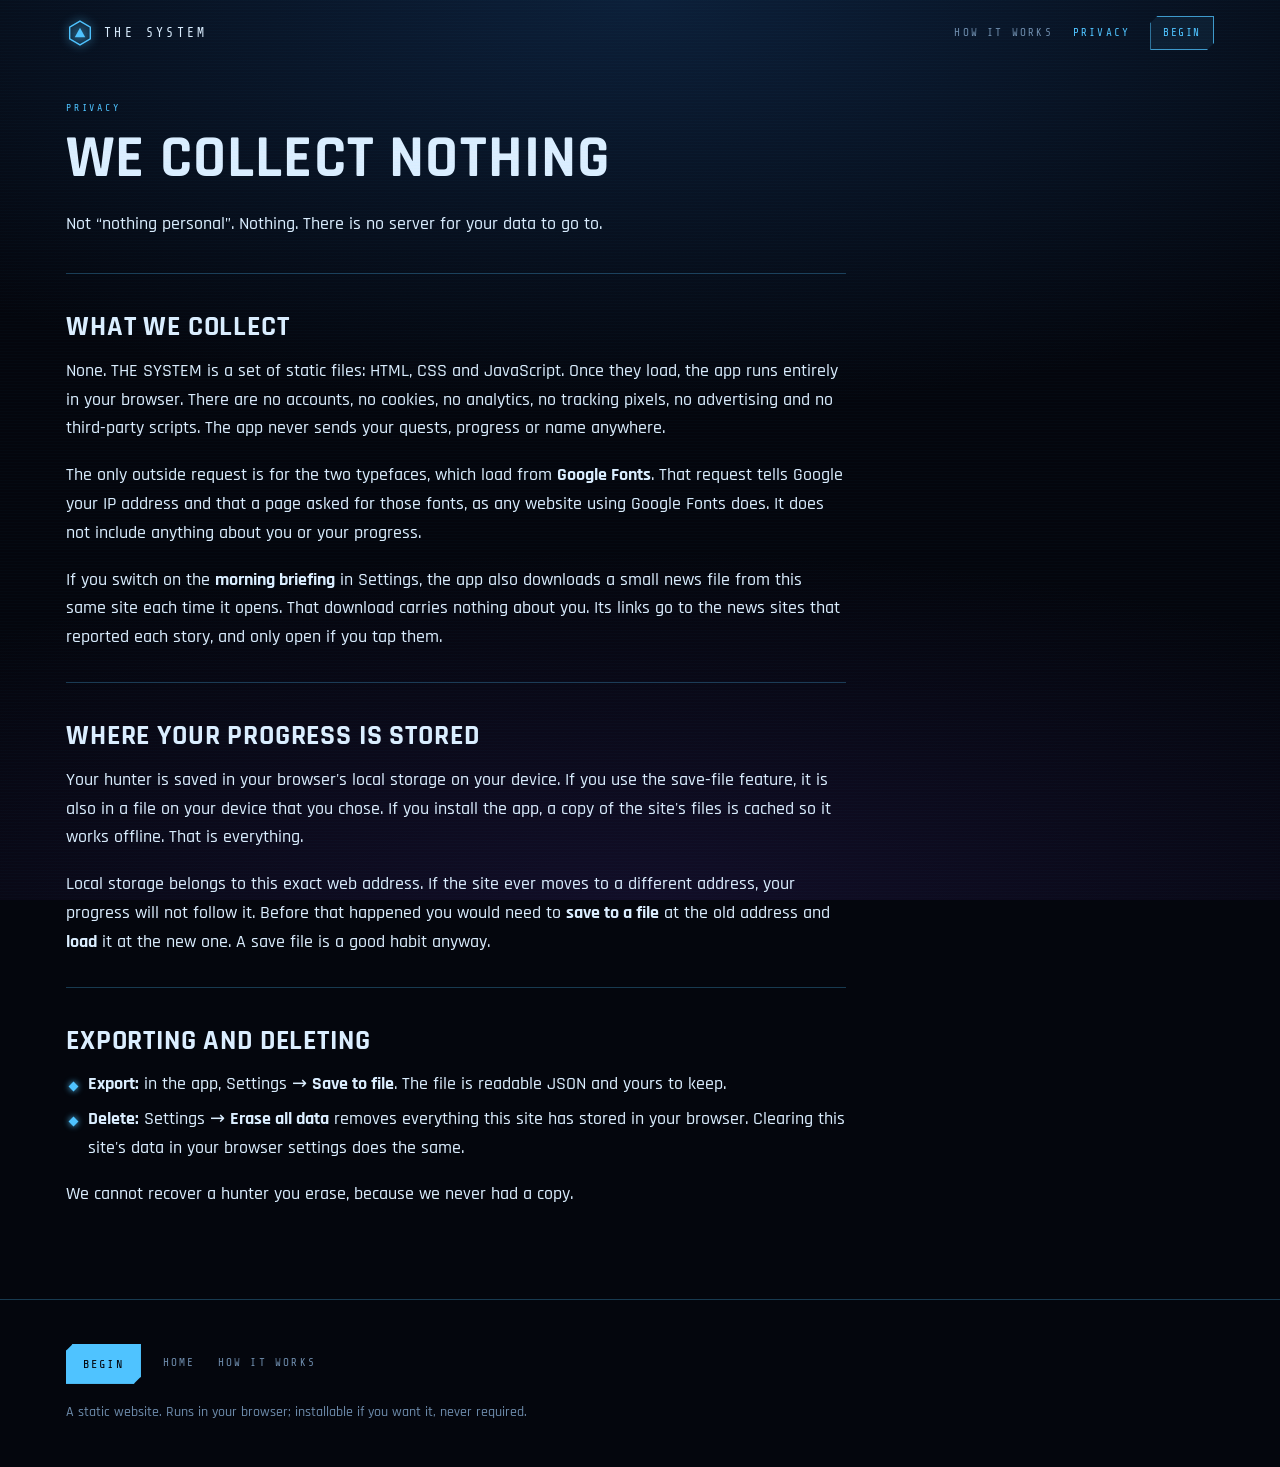
<file: privacy.html>
<!doctype html>
<html lang="en">
<head>
<meta charset="utf-8">
<meta name="viewport" content="width=device-width,initial-scale=1,viewport-fit=cover">
<title>Privacy — THE SYSTEM</title>
<meta name="description" content="THE SYSTEM collects no data. No accounts, no cookies, no analytics. Your progress is stored only in your browser.">
<meta property="og:title" content="THE SYSTEM — Level up in real life">
<meta property="og:description" content="Daily quests with real consequences. No account, no server.">
<meta property="og:image" content="https://minenhle123.github.io/the-system/assets/img/og.png">
<meta property="og:type" content="website">
<meta name="twitter:card" content="summary_large_image">
<meta name="theme-color" content="#04060d">
<link rel="manifest" href="./manifest.webmanifest">
<link rel="icon" type="image/png" href="./assets/img/icon-192.png">
<link rel="apple-touch-icon" href="./assets/img/icon-192.png">
<link rel="preconnect" href="https://fonts.googleapis.com">
<link rel="preconnect" href="https://fonts.gstatic.com" crossorigin>
<link rel="stylesheet" href="https://fonts.googleapis.com/css2?family=Rajdhani:wght@400;500;600;700&amp;family=Share+Tech+Mono&amp;display=swap">
<link rel="stylesheet" href="./assets/css/tokens.css">
<link rel="stylesheet" href="./assets/css/site.css">
</head>
<body>
<a class="skip" href="#main">Skip to content</a>

<header class="wrap site-top">
  <a class="brand" href="./" aria-label="THE SYSTEM — home">
    <svg viewBox="0 0 40 40" aria-hidden="true"><polygon class="mark-hex" points="20,3 34.7,11.5 34.7,28.5 20,37 5.3,28.5 5.3,11.5"/><polygon class="mark-tri" points="20,12.5 27.5,26 12.5,26"/></svg>
    <span>THE SYSTEM</span>
  </a>
  <nav class="top-links" aria-label="Site">
    <a href="./how-it-works.html">How it works</a>
    <a class="hide-sm" href="./privacy.html" aria-current="page">Privacy</a>
    <a class="btn btn-sm" href="./app/">Begin</a>
  </nav>
</header>

<main id="main" class="wrap">
  <article class="doc">
    <header class="doc-head">
      <span class="eyebrow">Privacy</span>
      <h1>We collect nothing</h1>
      <p class="lede">Not “nothing personal”. Nothing. There is no server for your data to go to.</p>
    </header>

    <section aria-labelledby="p-collect">
      <h2 id="p-collect">What we collect</h2>
      <p>None. THE SYSTEM is a set of static files: HTML, CSS and JavaScript. Once they load, the app runs entirely in your browser. There are no accounts, no cookies, no analytics, no tracking pixels, no advertising and no third-party scripts. The app never sends your quests, progress or name anywhere.</p>
      <p>The only outside request is for the two typefaces, which load from <strong>Google Fonts</strong>. That request tells Google your IP address and that a page asked for those fonts, as any website using Google Fonts does. It does not include anything about you or your progress.</p>
      <p>If you switch on the <strong>morning briefing</strong> in Settings, the app also downloads a small news file from this same site each time it opens. That download carries nothing about you. Its links go to the news sites that reported each story, and only open if you tap them.</p>
    </section>

    <section aria-labelledby="p-store">
      <h2 id="p-store">Where your progress is stored</h2>
      <p>Your hunter is saved in your browser's local storage on your device. If you use the save-file feature, it is also in a file on your device that you chose. If you install the app, a copy of the site's files is cached so it works offline. That is everything.</p>
      <p>Local storage belongs to this exact web address. If the site ever moves to a different address, your progress will not follow it. Before that happened you would need to <strong>save to a file</strong> at the old address and <strong>load</strong> it at the new one. A save file is a good habit anyway.</p>
    </section>

    <section aria-labelledby="p-control">
      <h2 id="p-control">Exporting and deleting</h2>
      <ul class="list">
        <li><strong>Export:</strong> in the app, Settings → <strong>Save to file</strong>. The file is readable JSON and yours to keep.</li>
        <li><strong>Delete:</strong> Settings → <strong>Erase all data</strong> removes everything this site has stored in your browser. Clearing this site's data in your browser settings does the same.</li>
      </ul>
      <p>We cannot recover a hunter you erase, because we never had a copy.</p>
    </section>
  </article>
</main>

<footer class="site-foot">
  <div class="wrap">
    <div class="foot-row">
      <a class="btn btn-hot" href="./app/">Begin</a>
      <a href="./">Home</a>
      <a href="./how-it-works.html">How it works</a>
    </div>
    <p class="foot-fine">A static website. Runs in your browser; installable if you want it, never required.</p>
  </div>
</footer>

<script>
if ('serviceWorker' in navigator && window.isSecureContext) {
  navigator.serviceWorker.register('./sw.js').then(null, function () {});
}
</script>
</body>
</html>
</file>
<file: assets/css/tokens.css>
/* ==========================================================================
   THE SYSTEM — design tokens and shared primitives.
   Every page imports this first. Colours are defined here and nowhere else.
   ========================================================================== */

:root{
  /* surface */
  --void:#04060d;
  --deep:#070c18;
  --panel:rgba(10,22,44,.72);
  --panel-solid:#0a1020;

  /* system cyan */
  --sys:#4fc3ff;
  --sys-dim:#1d5c86;
  --line:rgba(79,195,255,.28);
  --line-hot:rgba(79,195,255,.75);

  /* semantic */
  --mana:#8b6cff;
  --gold:#f5b942;
  --danger:#ff3556;
  --good:#3ddc97;
  --warn:#ff8f4d;

  /* text */
  --txt:#dbeeff;
  --muted:#6d8bab;

  /* attributes */
  --str:#ff4d6d;
  --vit:#3ddc97;
  --agi:#f5b942;
  --int:#4fc3ff;
  --per:#8b6cff;
  --wil:#ff8f4d;

  /* hunter ranks */
  --rank-e:#7fa3c4;
  --rank-d:#3ddc97;
  --rank-c:#4fc3ff;
  --rank-b:#8b6cff;
  --rank-a:#ff8f4d;
  --rank-s:#f5b942;
  --rank-national:#ff3556;

  /* washes, tracks and atmosphere — derived from the palette above */
  --sys-wash:rgba(79,195,255,.08);
  --sys-wash-2:rgba(79,195,255,.18);
  --chip-wash:rgba(4,10,22,.55);
  --track:rgba(79,195,255,.10);
  --glow-top:rgba(31,90,160,.30);
  --glow-bottom:rgba(80,50,160,.18);
  --scan:rgba(79,195,255,.07);
  --panel-inset:rgba(4,10,22,.9);
  --panel-glow:rgba(20,80,150,.18);
  --veil:rgba(2,4,10,.80);
  --radar-fill:rgba(79,195,255,.20);
  --danger-wash:rgba(255,53,86,.10);
  --gold-wash:rgba(245,185,66,.10);

  /* type */
  --f-ui:'Rajdhani',system-ui,-apple-system,'Segoe UI',sans-serif;
  --f-mono:'Share Tech Mono',ui-monospace,'SFMono-Regular',Consolas,monospace;
}

/* ---------- base ---------- */
*,*::before,*::after{box-sizing:border-box}
html{background:var(--void);color-scheme:dark;-webkit-text-size-adjust:100%;text-size-adjust:100%}
body{
  margin:0;min-height:100vh;color:var(--txt);
  font-family:var(--f-ui);font-size:17px;font-weight:500;line-height:1.5;
  -webkit-font-smoothing:antialiased;-webkit-tap-highlight-color:transparent;
}
/* atmosphere: cyan bloom from the top, violet from the bottom */
body::before{
  content:"";position:fixed;top:0;right:0;bottom:0;left:0;z-index:-1;pointer-events:none;
  background:
    radial-gradient(ellipse 120% 70% at 50% 0%,var(--glow-top),transparent 65%),
    radial-gradient(ellipse 120% 60% at 50% 100%,var(--glow-bottom),transparent 65%),
    var(--void);
}
/* scanlines */
body::after{
  content:"";position:fixed;top:0;right:0;bottom:0;left:0;z-index:1000;pointer-events:none;opacity:.30;
  background:repeating-linear-gradient(to bottom,var(--scan) 0,var(--scan) 1px,transparent 1px,transparent 3px);
}

h1,h2,h3,h4{margin:0;font-family:var(--f-ui);font-weight:700;line-height:1.1;letter-spacing:.02em}
p{margin:0 0 1em}
a{color:var(--sys);text-decoration:none}
a:hover{text-shadow:0 0 8px var(--sys)}
button,input,select,textarea{font:inherit;color:inherit}
img,svg{display:block}
ul,ol{margin:0;padding:0;list-style:none}
[hidden]{display:none!important}

.mono{font-family:var(--f-mono);font-weight:400}
.eyebrow{font-family:var(--f-mono);font-weight:400;font-size:10px;letter-spacing:.28em;text-transform:uppercase;color:var(--sys)}
.muted{color:var(--muted)}
.glow{text-shadow:0 0 14px var(--sys)}
.sr{position:absolute!important;width:1px;height:1px;overflow:hidden;clip:rect(0 0 0 0);white-space:nowrap;margin:-1px;padding:0;border:0}

/* ---------- focus ---------- */
:focus:not(:focus-visible){outline:none}
:focus-visible{outline:2px solid var(--txt);outline-offset:3px}
/* clip-path cuts outlines off, so clipped elements draw their ring inside */
.win:focus-visible,.btn:focus-visible,.chip:focus-visible{outline:none;box-shadow:inset 0 0 0 2px var(--txt),0 0 18px var(--sys)}

.skip{position:absolute;left:16px;top:-60px;z-index:1001;padding:10px 14px;background:var(--sys);color:var(--void);font-family:var(--f-mono);font-size:12px;letter-spacing:.18em}
.skip:focus{top:12px}

/* ---------- the panel motif ---------- */
.win{
  background:var(--panel);
  border:1px solid var(--line);
  clip-path:polygon(14px 0, 100% 0, 100% calc(100% - 14px),
                    calc(100% - 14px) 100%, 0 100%, 0 14px);
  -webkit-backdrop-filter:blur(6px);
  backdrop-filter:blur(6px);
  box-shadow:0 0 0 1px var(--panel-inset) inset, 0 0 24px var(--panel-glow);
}

/* ---------- buttons (7px cut) ---------- */
.btn{
  display:inline-flex;align-items:center;justify-content:center;gap:8px;
  min-height:40px;padding:0 16px;margin:0;
  font-family:var(--f-mono);font-weight:400;font-size:12px;letter-spacing:.18em;text-transform:uppercase;white-space:nowrap;
  color:var(--sys);background:var(--sys-wash);border:1px solid var(--line-hot);border-radius:0;cursor:pointer;
  clip-path:polygon(7px 0,100% 0,100% calc(100% - 7px),calc(100% - 7px) 100%,0 100%,0 7px);
  transition:background-color .15s,color .15s,text-shadow .15s,box-shadow .15s;
  -webkit-appearance:none;appearance:none;text-decoration:none;
}
.btn:hover{background:var(--sys-wash-2);text-shadow:0 0 8px var(--sys)}
.btn:active{transform:translateY(1px)}
.btn-hot{color:var(--void);background:var(--sys);border-color:var(--sys)}
.btn-hot:hover{background:var(--txt);border-color:var(--txt);text-shadow:none}
.btn-ghost{background:transparent;border-color:var(--line);color:var(--muted)}
.btn-ghost:hover{color:var(--sys);border-color:var(--line-hot);background:var(--sys-wash)}
.btn-gold{color:var(--gold);border-color:var(--gold);background:var(--gold-wash)}
.btn-gold:hover{text-shadow:0 0 8px var(--gold);background:var(--gold-wash)}
.btn-danger{color:var(--danger);border-color:var(--danger);background:var(--danger-wash)}
.btn-danger:hover{text-shadow:0 0 8px var(--danger);background:var(--danger-wash)}
.btn[disabled],.btn[aria-disabled="true"]{opacity:.55;cursor:not-allowed;transform:none;text-shadow:none}
.btn-sm{min-height:34px;padding:0 12px;font-size:11px;letter-spacing:.14em}
.btn-lg{min-height:52px;padding:0 30px;font-size:14px;letter-spacing:.26em}

/* ---------- chips (6px cut) ---------- */
.chip{
  display:inline-flex;align-items:center;gap:4px;padding:2px 8px 1px;
  font-family:var(--f-mono);font-weight:400;font-size:10px;line-height:1.6;letter-spacing:.14em;text-transform:uppercase;white-space:nowrap;
  color:var(--c,var(--sys));border:1px solid currentColor;background:var(--chip-wash);
  clip-path:polygon(6px 0,100% 0,100% calc(100% - 6px),calc(100% - 6px) 100%,0 100%,0 6px);
}

/* colour hooks: set --c, components read it */
.c-sys{--c:var(--sys)}.c-gold{--c:var(--gold)}.c-mana{--c:var(--mana)}
.c-good{--c:var(--good)}.c-warn{--c:var(--warn)}.c-danger{--c:var(--danger)}.c-muted{--c:var(--muted)}
.c-str{--c:var(--str)}.c-vit{--c:var(--vit)}.c-agi{--c:var(--agi)}
.c-int{--c:var(--int)}.c-per{--c:var(--per)}.c-wil{--c:var(--wil)}
.r-E{--c:var(--rank-e)}.r-D{--c:var(--rank-d)}.r-C{--c:var(--rank-c)}
.r-B{--c:var(--rank-b)}.r-A{--c:var(--rank-a)}.r-S{--c:var(--rank-s)}.r-NATIONAL{--c:var(--rank-national)}
.d-EASY{--c:var(--good)}.d-NORMAL{--c:var(--sys)}.d-HARD{--c:var(--warn)}.d-BRUTAL{--c:var(--danger)}

/* ---------- bars ---------- */
.bar{position:relative;height:6px;background:var(--track);overflow:hidden}
.bar>i{
  position:absolute;left:0;top:0;bottom:0;width:0;
  background:var(--c,var(--sys));box-shadow:0 0 10px var(--c,var(--sys));
  transition:width .6s cubic-bezier(.2,.8,.2,1);
}

/* ---------- reduced motion ---------- */
@media (prefers-reduced-motion:reduce){
  *,*::before,*::after{animation:none!important;transition:none!important;scroll-behavior:auto!important}
}
</file>
<file: assets/css/app.css>
/* ==========================================================================
   THE SYSTEM — application styles.
   Components here are also used by the landing demo; app layout is scoped
   to .shell. Colours come from tokens.css only.
   ========================================================================== */

/* ---------- small resets for app controls ---------- */
.icon-btn{
  display:inline-flex;align-items:center;justify-content:center;flex:none;
  width:38px;height:38px;padding:0;margin:0;border:0;background:transparent;color:var(--muted);cursor:pointer;
}
.icon-btn:hover{color:var(--sys)}
.icon-btn svg{width:20px;height:20px;fill:none;stroke:currentColor;stroke-width:1.6;stroke-linecap:round;stroke-linejoin:round}
.link-btn{padding:6px 0;border:0;background:none;cursor:pointer;color:var(--sys);font-size:11px;letter-spacing:.2em;text-transform:uppercase}
.link-btn:hover{text-shadow:0 0 8px var(--sys)}

/* ==========================================================================
   shared components (app + demo)
   ========================================================================== */

/* ---------- level hexagon ---------- */
.lvl-hex{
  position:relative;flex:none;display:inline-flex;flex-direction:column;align-items:center;justify-content:center;
  width:52px;height:52px;line-height:1;
}
.lvl-hex svg{position:absolute;top:0;left:0;width:100%;height:100%;overflow:visible;filter:drop-shadow(0 0 4px var(--sys))}
.lvl-hex-o{fill:var(--sys-wash);stroke:var(--sys);stroke-width:1.6}
.lvl-hex-i{fill:none;stroke:var(--line);stroke-width:1}
.lvl-hex i{position:relative;font-style:normal;font-size:8px;letter-spacing:.2em;color:var(--muted);margin-bottom:2px}
.lvl-hex b{position:relative;font-size:19px;font-weight:400;color:var(--txt);text-shadow:0 0 8px var(--sys)}

/* ---------- header ---------- */
.hdr-row{display:flex;align-items:center;gap:12px}
.hdr-id{flex:1;min-width:0}
.hdr-name{display:flex;align-items:center;gap:8px;min-width:0}
.hdr-name>span:first-child{
  overflow:hidden;text-overflow:ellipsis;white-space:nowrap;
  font-size:20px;font-weight:700;letter-spacing:.05em;text-transform:uppercase;
}
.hdr-name .chip{flex:none}
.hdr-title{font-size:11px;letter-spacing:.14em;text-transform:uppercase;color:var(--muted);overflow:hidden;text-overflow:ellipsis;white-space:nowrap}
.hdr-meta{display:flex;gap:14px;flex:none}
.hdr-stat{display:flex;flex-direction:column;align-items:flex-end;line-height:1.05}
.hdr-stat b{font-size:18px;font-weight:400;color:var(--c);text-shadow:0 0 8px var(--c)}
.hdr-stat small{font-size:9px;letter-spacing:.2em;color:var(--muted);margin-top:3px}
.hdr-xp{display:grid;grid-template-columns:auto 1fr auto;align-items:center;gap:10px;margin-top:10px}
.hdr-xpt{font-size:12px;color:var(--muted);min-width:8ch;text-align:right}

/* ---------- radar ---------- */
.radar{max-width:340px;margin:0 auto}
.radar-svg{width:100%;height:auto;overflow:visible}
.radar-ring{fill:none;stroke:var(--line);stroke-width:1}
.radar-axis{stroke:var(--line);stroke-width:1}
.radar-shape{fill:var(--radar-fill);stroke:var(--sys);stroke-width:1.6;stroke-linejoin:round}
.radar-dot{fill:var(--c);stroke:var(--void);stroke-width:1.5}
.radar-lbl{font-family:var(--f-mono);font-size:12px;letter-spacing:.1em;fill:var(--muted)}
.radar-val{fill:var(--c);font-size:13px}
.radar-scale{font-family:var(--f-mono);font-size:9px;fill:var(--sys-dim)}

/* ---------- attributes ---------- */
.attr{padding:12px 0;border-bottom:1px solid var(--line)}
.attr:last-child{border-bottom:0;padding-bottom:2px}
.attr:first-child{padding-top:2px}
.attr-top{display:flex;align-items:center;gap:10px;min-height:34px}
.attr-lbl{width:34px;flex:none;font-size:12px;letter-spacing:.14em;color:var(--c)}
.attr-name{flex:1;font-size:17px;font-weight:600}
.attr-val{display:inline-block;font-size:22px;font-weight:400;color:var(--c);text-shadow:0 0 10px var(--c)}
.attr-plus{min-width:34px;padding:0;font-size:16px}
.attr-desc{margin:1px 0 8px 44px;font-size:14px;line-height:1.35;color:var(--muted)}
.attr-prog{display:grid;grid-template-columns:1fr auto;align-items:center;gap:10px;margin-left:44px}
.attr-prog .bar{height:4px}
.attr-xp{font-size:11px;color:var(--muted);min-width:7ch;text-align:right}
.attr.is-up .attr-val{animation:attr-up .9s ease-out}
@keyframes attr-up{
  0%{transform:scale(1.5);text-shadow:0 0 24px var(--c)}
  100%{transform:scale(1);text-shadow:0 0 10px var(--c)}
}

/* ---------- quest rows ---------- */
.qlist{display:grid;gap:10px}
.q{display:flex;flex-wrap:wrap;align-items:center;gap:10px 14px;padding:14px 16px;transition:opacity .25s}
.q.is-done{opacity:.42}
.q-main{flex:1 1 210px;min-width:0}
.q-name{
  display:block;max-width:100%;padding:0;margin:0;border:0;background:none;text-align:left;cursor:pointer;
  font-size:19px;font-weight:600;line-height:1.2;color:var(--txt);overflow-wrap:anywhere;
}
button.q-name:hover{color:var(--sys);text-shadow:0 0 8px var(--sys)}
span.q-name{cursor:default}
.q-chips{display:flex;flex-wrap:wrap;gap:6px;margin-top:7px}
.q-prog{display:grid;grid-template-columns:1fr auto;align-items:center;gap:10px;margin-top:9px}
.q-prog .bar>i{background:var(--c);box-shadow:0 0 8px var(--c)}
.q-prog .mono{font-size:12px;color:var(--muted)}
.q-acts{display:flex;gap:8px;margin-left:auto}

/* ---------- notifications ---------- */
.ntf{
  position:fixed;top:0;right:0;bottom:0;left:0;z-index:960;
  display:flex;align-items:center;justify-content:center;padding:24px 16px;
  background:var(--veil);cursor:pointer;
  opacity:0;transition:opacity .2s;
}
.ntf.is-in{opacity:1}
.ntf-card{
  width:100%;max-width:470px;padding:30px 26px 22px;text-align:center;
  transform:scale(.9);filter:blur(10px);opacity:0;
  transition:transform .34s cubic-bezier(.2,.9,.25,1.1),filter .34s ease-out,opacity .34s ease-out;
}
.ntf-card:focus{outline:none}
.ntf.is-in .ntf-card{transform:scale(1);filter:blur(0);opacity:1}
.ntf-eye{font-size:11px;letter-spacing:.3em;color:var(--sys);text-transform:uppercase}
.ntf-title{
  margin:14px 0 10px;font-size:34px;font-weight:700;line-height:1.05;letter-spacing:.06em;text-transform:uppercase;
  color:var(--c);text-shadow:0 0 18px var(--c);
}
.ntf-detail{font-size:18px;line-height:1.4;color:var(--txt)}
.ntf-hint{margin-top:18px;font-size:10px;letter-spacing:.24em;text-transform:uppercase;color:var(--muted)}
.ntf-hint:empty{display:none}
.ntf--inline{position:absolute;z-index:5;padding:16px;background:var(--chip-wash)}
.ntf--inline .ntf-card{max-width:340px;padding:22px 18px 18px}
.ntf--inline .ntf-title{font-size:26px}
.ntf--inline .ntf-detail{font-size:16px}

/* ==========================================================================
   app layout — phone first
   ========================================================================== */

.shell{min-height:100vh}
.stage{max-width:640px;margin:0 auto;padding-bottom:calc(84px + env(safe-area-inset-bottom))}

.hdr{
  position:sticky;top:0;z-index:40;
  padding:calc(10px + env(safe-area-inset-top)) calc(16px + env(safe-area-inset-right)) 12px calc(16px + env(safe-area-inset-left));
  background:var(--veil);border-bottom:1px solid var(--line);
  -webkit-backdrop-filter:blur(10px);backdrop-filter:blur(10px);
}
.hdr-gear{margin-right:-8px}

.shell #main{padding:16px calc(16px + env(safe-area-inset-right)) 0 calc(16px + env(safe-area-inset-left))}
.shell #main:focus{outline:none}

/* bottom navigation */
.nav{
  position:fixed;left:0;right:0;bottom:0;z-index:50;
  padding:0 env(safe-area-inset-right) env(safe-area-inset-bottom) env(safe-area-inset-left);
  background:var(--panel-solid);border-top:1px solid var(--line);
}
.nav-brand,.nav-hunter,.nav-foot{display:none}
.nav-items{display:flex;max-width:640px;margin:0 auto}
.nav-btn{
  flex:1;display:flex;flex-direction:column;align-items:center;justify-content:center;gap:4px;
  min-height:64px;padding:8px 2px 6px;margin:0;border:0;background:none;cursor:pointer;color:var(--muted);
  font-family:var(--f-mono);font-size:10px;letter-spacing:.16em;text-transform:uppercase;
  position:relative;
}
.nav-btn svg{width:22px;height:22px;fill:none;stroke:currentColor;stroke-width:1.6;stroke-linecap:round;stroke-linejoin:round}
.nav-btn:hover{color:var(--txt)}
.nav-btn[aria-current="page"]{color:var(--sys);text-shadow:0 0 8px var(--sys)}
.nav-btn[aria-current="page"] svg{filter:drop-shadow(0 0 4px var(--sys))}
.nav-btn[aria-current="page"]::before{content:"";position:absolute;top:-1px;left:22%;right:22%;height:2px;background:var(--sys);box-shadow:0 0 10px var(--sys)}
.nav-btn:focus-visible{outline-offset:-4px}

/* panels and headings */
.panel{padding:18px;margin-bottom:14px}
.panel-head{display:flex;align-items:center;justify-content:space-between;gap:10px;margin-bottom:10px}
.pts{font-size:11px;letter-spacing:.16em;text-transform:uppercase;color:var(--gold);text-shadow:0 0 8px var(--gold);animation:pulse 1.8s ease-in-out infinite}
@keyframes pulse{50%{opacity:.55}}

.list-head{display:flex;align-items:flex-end;justify-content:space-between;gap:12px;margin:24px 0 10px}
.list-head h2,.h-screen{font-size:22px;font-weight:700;letter-spacing:.04em}
.list-sub{display:block;margin-top:3px;font-size:10px;letter-spacing:.16em;text-transform:uppercase;color:var(--muted)}
.screen>.list-head:first-child{margin-top:4px}
.empty{margin:4px 0 0;padding:14px 16px;border:1px dashed var(--line);font-size:15px;color:var(--muted)}
.note{margin:20px 0 8px;font-size:14px;color:var(--muted)}

/* STATUS */
.status-grid{display:block}
.cells{display:grid;grid-template-columns:repeat(4,1fr);gap:8px;margin-top:12px}
.cell{display:flex;flex-direction:column;align-items:center;gap:2px;padding:10px 4px 8px;border:1px solid var(--line);background:var(--sys-wash)}
.cell b{font-size:22px;font-weight:400;line-height:1.1;color:var(--c);text-shadow:0 0 10px var(--c)}
.cell .eyebrow{font-size:9px;letter-spacing:.2em;color:var(--muted)}

.fold{
  display:flex;align-items:center;gap:10px;width:100%;padding:2px 0;margin:0;border:0;background:none;cursor:pointer;text-align:left;
}
.fold-count{margin-left:auto;font-size:12px;color:var(--muted)}
.fold-ico::before{content:"\25b8";display:inline-block;color:var(--sys);transition:transform .2s}
.fold[aria-expanded="true"] .fold-ico::before{transform:rotate(90deg)}
.titles,.cleared{margin-top:10px}
.title-row{display:flex;align-items:center;gap:12px;padding:10px 0;border-top:1px solid var(--line)}
.title-txt{flex:1;min-width:0}
.title-name{font-size:17px;font-weight:600}
.title-req{font-size:11px;letter-spacing:.08em;color:var(--muted)}
.title-row.is-locked .title-name{font-family:var(--f-mono);font-weight:400;letter-spacing:.2em;color:var(--muted)}
.title-row.is-eq .title-name{color:var(--gold);text-shadow:0 0 10px var(--gold)}

/* QUESTS */
.daily{padding:18px}
.daily-top{display:flex;align-items:flex-end;justify-content:space-between;gap:12px}
.daily-count{margin-top:4px;font-size:15px;color:var(--muted)}
.daily-count b{font-size:30px;font-weight:400;color:var(--txt);text-shadow:0 0 12px var(--sys)}
.daily-count small{font-size:11px;letter-spacing:.16em;text-transform:uppercase}
.daily-clock{text-align:right}
.countdown{margin-top:4px;font-size:24px;line-height:1.2;color:var(--sys);text-shadow:0 0 12px var(--sys);font-variant-numeric:tabular-nums}
.daily .bar{margin:14px 0 12px}
.daily-line{margin:0;font-size:16px;line-height:1.4;color:var(--txt)}
.daily-line.is-clear{color:var(--good);text-shadow:0 0 10px var(--good)}
.daily-pass{margin:8px 0 0;font-size:11px;letter-spacing:.16em;text-transform:uppercase;color:var(--gold)}

.install{display:flex;align-items:center;gap:10px;margin:0 0 14px;padding:8px 6px 8px 14px;border:1px dashed var(--line);font-size:15px;color:var(--muted)}
.install>span{flex:1}

/* GATES */
.gates{display:grid;gap:12px}
.gate{padding:16px 18px}
.gate-top{display:flex;align-items:center;flex-wrap:wrap;gap:6px 10px}
.gate-name{padding:0;margin:0;border:0;background:none;cursor:pointer;text-align:left;font-size:20px;font-weight:700;color:var(--txt);overflow-wrap:anywhere}
.gate-name:hover{color:var(--sys);text-shadow:0 0 8px var(--sys)}
.boss{margin:14px 0 12px}
.boss-lbl{display:flex;justify-content:space-between;gap:10px;margin-bottom:6px;font-size:11px;letter-spacing:.16em;text-transform:uppercase;color:var(--muted)}
.boss-bar{height:12px;border:1px solid var(--danger-wash)}
.boss-bar>i{background:linear-gradient(90deg,var(--danger),var(--warn));box-shadow:0 0 14px var(--danger)}
.gate-foot{display:flex;flex-wrap:wrap;align-items:center;justify-content:space-between;gap:10px}
.gate-reward{font-size:12px;letter-spacing:.06em;color:var(--muted)}
.gate-reward .c-sys{color:var(--sys)}
.gate-reward .c-gold{color:var(--gold)}
.gate-acts{display:flex;gap:8px;margin-left:auto}
.cleared-row{display:flex;align-items:center;gap:10px;padding:10px 0;border-top:1px solid var(--line)}
.cleared-row .gate-name{flex:1;font-size:17px;font-weight:600;color:var(--muted);text-decoration:line-through;text-decoration-color:var(--line-hot)}
.cleared-row .mono{font-size:12px}

/* SHOP */
.gold-panel{text-align:center;padding:22px 18px 18px}
.gold-big{margin:2px 0 2px;font-size:60px;line-height:1.05;color:var(--gold);text-shadow:0 0 22px var(--gold)}
.gold-sub{font-size:11px;letter-spacing:.18em;text-transform:uppercase;color:var(--muted)}
.shop{display:grid;gap:10px}
.item{display:flex;align-items:center;flex-wrap:wrap;gap:10px 14px;padding:14px 16px}
.item-main{flex:1 1 200px;min-width:0}
.item-name{display:flex;align-items:center;flex-wrap:wrap;gap:8px;font-size:18px;font-weight:600;line-height:1.25}
.item-edit{padding:0;margin:0;border:0;background:none;cursor:pointer;text-align:left;color:var(--txt);overflow-wrap:anywhere}
.item-edit:hover{color:var(--sys);text-shadow:0 0 8px var(--sys)}
.item-desc{margin:4px 0 0;font-size:14px;line-height:1.4;color:var(--muted)}
.item-meta{margin-top:5px;font-size:12px;letter-spacing:.06em;color:var(--muted)}
.item-meta .c-gold{color:var(--gold)}
.item>.btn{margin-left:auto}
.item-pass{border-color:var(--gold-wash);box-shadow:0 0 0 1px var(--panel-inset) inset,0 0 24px var(--gold-wash)}

/* LOG */
.log{padding:6px 0}
.log-row{display:grid;grid-template-columns:auto 1fr;gap:12px;padding:9px 16px;font-size:15px;line-height:1.35;box-shadow:inset 2px 0 0 var(--c)}
.log-row+.log-row{border-top:1px solid var(--track)}
.log-row time{font-size:12px;color:var(--c);padding-top:2px}
.k-quest{--c:var(--sys)}
.k-penalty{--c:var(--danger)}
.k-penalty span{color:var(--danger)}
.k-title{--c:var(--gold)}
.k-gate{--c:var(--mana)}
.k-shop{--c:var(--gold)}
.k-system{--c:var(--muted)}

/* ---------- toast ---------- */
.toast{
  position:fixed;left:50%;bottom:calc(78px + env(safe-area-inset-bottom));z-index:950;
  max-width:calc(100% - 32px);padding:10px 14px;
  font-size:11px;letter-spacing:.14em;text-transform:uppercase;text-align:center;color:var(--sys);
  background:var(--panel-solid);border:1px solid var(--line-hot);box-shadow:0 0 18px var(--panel-glow);
  transform:translate(-50%,10px);opacity:0;pointer-events:none;transition:opacity .2s,transform .2s;
}
.toast.is-on{opacity:1;transform:translate(-50%,0)}

/* ---------- sheets (forms) ---------- */
.sheet{position:fixed;top:0;right:0;bottom:0;left:0;z-index:900}
.sheet-veil{position:absolute;top:0;right:0;bottom:0;left:0;background:var(--veil)}
.sheet-card{
  position:absolute;left:0;right:0;bottom:0;max-height:90vh;overflow:auto;-webkit-overflow-scrolling:touch;
  padding:18px calc(18px + env(safe-area-inset-right)) calc(20px + env(safe-area-inset-bottom)) calc(18px + env(safe-area-inset-left));
  background:var(--panel-solid);scrollbar-width:thin;scrollbar-color:var(--sys-dim) transparent;
  animation:sheet-in .26s cubic-bezier(.2,.9,.3,1);
}
@keyframes sheet-in{from{transform:translateY(24px);opacity:0}to{transform:none;opacity:1}}
.sheet-head{display:flex;align-items:center;justify-content:space-between;gap:10px;margin-bottom:12px}
.sheet-title{font-size:22px;font-weight:700;letter-spacing:.04em}
.sheet-body{display:grid;gap:14px}
.sheet-acts{display:flex;justify-content:flex-end;flex-wrap:wrap;gap:10px;margin-top:4px}
.sheet-acts .btn-danger{margin-right:auto}
body.has-sheet{overflow:hidden}

.field{display:grid;gap:6px;min-width:0;align-content:start}
.field input,.field select{
  width:100%;min-height:44px;padding:9px 12px;margin:0;border:1px solid var(--line);border-radius:0;
  background:var(--deep);color:var(--txt);font-family:var(--f-ui);font-size:17px;font-weight:500;
}
.field input[type=number]{font-family:var(--f-mono);font-weight:400}
.field input::placeholder{color:var(--muted);opacity:.8}
.field input:focus,.field select:focus{outline:none;border-color:var(--line-hot);box-shadow:0 0 0 1px var(--sys),0 0 14px var(--panel-glow)}
.field-hint{font-size:13px;color:var(--muted)}
.row2{display:grid;grid-template-columns:1fr 1fr;gap:12px}
.form-err{margin:0;padding:8px 12px;border:1px solid var(--danger);background:var(--danger-wash);color:var(--danger);font-size:15px}

.seg{display:grid;grid-template-columns:1fr 1fr;gap:10px;margin:0;padding:0;border:0;min-width:0}
.seg legend{padding:0;margin-bottom:6px}
.seg label{position:relative;display:block;cursor:pointer}
.seg input{position:absolute;opacity:0;width:1px;height:1px}
.seg span{display:block;height:100%;padding:10px 12px;border:1px solid var(--line);background:var(--deep)}
.seg b{display:block;font-size:17px}
.seg small{display:block;font-size:13px;line-height:1.3;color:var(--muted)}
.seg input:checked+span{border-color:var(--sys);background:var(--sys-wash);box-shadow:0 0 12px var(--panel-glow)}
.seg input:checked+span b{color:var(--sys)}
.seg input:focus-visible+span{outline:2px solid var(--txt);outline-offset:2px}

.set-group{display:grid;gap:10px;padding-top:14px;border-top:1px solid var(--line)}
.set-group:first-child{padding-top:0;border-top:0}
.set-row{display:flex;flex-wrap:wrap;gap:10px}
.set-note{margin:0;font-size:15px;line-height:1.4;color:var(--muted)}
.set-note b{color:var(--txt);font-weight:600}
.set-note .mono{font-size:11px;letter-spacing:.14em;margin-right:6px}
.set-line{display:flex;align-items:center;justify-content:space-between;gap:12px}
.set-sub{display:block;font-size:14px;color:var(--muted)}
.set-links{margin:0;font-size:16px;color:var(--muted)}
.c-danger.eyebrow{color:var(--danger)}
.set-note.c-danger{color:var(--danger)}
.c-good.mono{color:var(--good)}
.c-warn.mono{color:var(--warn)}

/* ---------- morning briefing ---------- */
.brief{
  position:fixed;top:0;right:0;bottom:0;left:0;z-index:930;
  display:flex;align-items:center;justify-content:center;
  padding:calc(10px + env(safe-area-inset-top)) calc(10px + env(safe-area-inset-right)) calc(10px + env(safe-area-inset-bottom)) calc(10px + env(safe-area-inset-left));
  opacity:0;transition:opacity .2s;
}
.brief.is-in{opacity:1}
.brief-veil{position:absolute;top:0;right:0;bottom:0;left:0;background:var(--veil)}
.brief-card{
  position:relative;display:flex;flex-direction:column;width:100%;max-width:600px;max-height:100%;
  background:var(--panel-solid);
  transform:scale(.95);filter:blur(8px);
  transition:transform .34s cubic-bezier(.2,.9,.25,1.1),filter .34s ease-out;
}
.brief.is-in .brief-card{transform:none;filter:none}
.brief-card:focus{outline:none}
.brief-head{position:relative;flex:none;padding:18px 44px 12px;text-align:center;border-bottom:1px solid var(--line)}
.brief-x{position:absolute;top:6px;right:6px}
.brief-eye{font-size:10px;letter-spacing:.3em;text-transform:uppercase;color:var(--sys)}
.brief-title{margin:8px 0 5px;font-size:25px;letter-spacing:.05em;text-transform:uppercase;color:var(--sys);text-shadow:0 0 18px var(--sys)}
.brief-date{font-size:11px;letter-spacing:.18em;text-transform:uppercase;color:var(--muted)}
.brief-body{
  flex:1 1 auto;min-height:0;overflow:auto;-webkit-overflow-scrolling:touch;overscroll-behavior:contain;
  padding:16px 18px 6px;scrollbar-width:thin;scrollbar-color:var(--sys-dim) transparent;
}
.brief-tick{display:flex;flex-wrap:wrap;gap:6px;margin-bottom:14px}
.brief-tick li{display:inline-flex;align-items:baseline;gap:6px;padding:4px 8px;border:1px solid var(--line);background:var(--deep);font-size:12px;letter-spacing:.06em}
.brief-tick span{color:var(--muted)}
.brief-tick b{font-weight:400;color:var(--txt)}
.brief-tick i{font-style:normal;color:var(--muted)}
.brief-tick i.is-up{color:var(--good)}
.brief-tick i.is-down{color:var(--danger)}
.brief-lead{margin:0 0 18px;padding:10px 12px;font-size:17px;line-height:1.45;border-left:2px solid var(--sys);background:var(--sys-wash)}
.brief-sec{margin-bottom:16px}
.brief-sec-h{display:flex;align-items:center;gap:10px;margin:0 0 2px}
.brief-sec-h .eyebrow{font-size:11px;color:var(--c)}
.brief-sec-h .mono{font-size:11px;color:var(--muted)}
.brief-rule{flex:1;height:1px;background:var(--line)}
.brief-item{padding:11px 0;border-bottom:1px solid var(--line)}
.brief-item:last-child{border-bottom:0}
.brief-it-t{margin:0;font-size:18px;font-weight:700;line-height:1.25;letter-spacing:.01em}
.brief-it-s{margin:4px 0 7px;font-size:16px;line-height:1.45;color:var(--txt);opacity:.86}
.brief-it-m{display:flex;flex-wrap:wrap;align-items:center;gap:8px;font-size:11px;letter-spacing:.14em;text-transform:uppercase;color:var(--muted)}
.brief-empty{color:var(--muted)}
.brief-foot{flex:none;display:flex;flex-wrap:wrap;align-items:center;gap:10px;padding:12px 16px;border-top:1px solid var(--line)}
.brief-foot .btn{margin-left:auto}
.brief-arch select{
  min-height:38px;max-width:140px;padding:4px 8px;margin:0;border:1px solid var(--line);border-radius:0;
  background:var(--deep);color:var(--txt);font-family:var(--f-mono);font-size:12px;letter-spacing:.06em;
}
.brief-arch select:focus{outline:none;border-color:var(--line-hot);box-shadow:0 0 0 1px var(--sys)}
body.has-brief{overflow:hidden}

.brief-strip{
  display:flex;align-items:center;gap:12px;width:100%;margin:0 0 12px;padding:10px 14px;
  border:1px solid var(--line);background:var(--sys-wash);color:var(--sys);cursor:pointer;text-align:left;
  clip-path:polygon(10px 0,100% 0,100% calc(100% - 10px),calc(100% - 10px) 100%,0 100%,0 10px);
  transition:background-color .15s,border-color .15s;
}
.brief-strip:hover{background:var(--sys-wash-2);border-color:var(--line-hot)}
.brief-strip:focus-visible{outline:none;box-shadow:inset 0 0 0 2px var(--txt)}
.brief-strip svg{flex:none;width:22px;height:22px;fill:none;stroke:currentColor;stroke-width:1.6;stroke-linecap:round;stroke-linejoin:round;filter:drop-shadow(0 0 4px var(--sys))}
.bs-txt{flex:1;min-width:0;display:flex;flex-direction:column;gap:2px}
.bs-date{font-size:12px;letter-spacing:.1em;color:var(--muted);overflow:hidden;text-overflow:ellipsis;white-space:nowrap}
.bs-go{flex:none;font-size:11px;letter-spacing:.18em;text-transform:uppercase}

/* ---------- first run ---------- */
.firstrun{
  position:fixed;top:0;right:0;bottom:0;left:0;z-index:800;overflow:auto;
  display:flex;align-items:center;justify-content:center;
  padding:calc(24px + env(safe-area-inset-top)) 16px calc(24px + env(safe-area-inset-bottom));
}
.fr-card{width:100%;max-width:520px;margin:auto;padding:30px 24px 22px;text-align:center;animation:fr-in .5s cubic-bezier(.2,.9,.25,1.05)}
@keyframes fr-in{from{transform:scale(.94);filter:blur(10px);opacity:0}to{transform:none;filter:blur(0);opacity:1}}
.fr-title{margin:14px 0 14px;font-size:34px;letter-spacing:.06em;color:var(--sys);text-shadow:0 0 18px var(--sys)}
.fr-copy{font-size:17px;line-height:1.5;color:var(--txt)}
.fr-form{display:grid;gap:14px;margin:22px 0 14px;text-align:left}
.fr-form .btn{width:100%}
.fr-fine{margin:12px 0 0;font-size:13px;color:var(--muted)}

.noscript{max-width:520px;margin:20vh auto;padding:0 16px;text-align:center;color:var(--muted)}

/* ==========================================================================
   desktop — the bottom bar becomes a sidebar
   ========================================================================== */
@media (min-width:760px){
  .stage{max-width:none;margin-left:220px;padding-bottom:48px}
  .hdr{padding:14px 40px 14px}
  .hdr>*{max-width:820px;margin-left:auto;margin-right:auto}
  .hdr-xp{max-width:820px}
  .hdr-gear{display:none}
  .brief{padding:32px}
  .brief-title{font-size:32px}
  .brief-body{padding:18px 26px 8px}
  .brief-foot{padding:14px 24px}
  .shell #main{max-width:900px;margin:0 auto;padding:28px 40px 0}

  .nav{
    top:0;right:auto;width:220px;display:flex;flex-direction:column;
    padding:20px 14px 18px;border-top:0;border-right:1px solid var(--line);
  }
  .nav-brand{display:flex;align-items:center;gap:10px;padding:0 8px;color:var(--txt);font-size:13px;letter-spacing:.26em}
  .nav-brand svg{width:28px;height:28px;filter:drop-shadow(0 0 5px var(--sys))}
  .nav-brand:hover{text-shadow:none;color:var(--sys)}
  .mark-hex{fill:none;stroke:var(--sys);stroke-width:2}
  .mark-tri{fill:var(--sys)}

  .nav-hunter{display:flex;align-items:center;gap:12px;margin:22px 0 18px;padding:14px 10px;border:1px solid var(--line);background:var(--sys-wash)}
  .nh-id{min-width:0}
  .nh-name{font-size:17px;font-weight:700;letter-spacing:.05em;text-transform:uppercase;overflow:hidden;text-overflow:ellipsis;white-space:nowrap}
  .nh-meta{margin:2px 0 3px}
  .nh-title{font-size:10px;letter-spacing:.12em;text-transform:uppercase;color:var(--muted);overflow:hidden;text-overflow:ellipsis;white-space:nowrap}

  .nav-items{flex-direction:column;gap:2px;margin:0;max-width:none}
  .nav-btn{
    flex:none;flex-direction:row;justify-content:flex-start;gap:14px;
    min-height:46px;padding:0 12px;font-size:12px;letter-spacing:.2em;
  }
  .nav-btn[aria-current="page"]{background:var(--sys-wash)}
  .nav-btn[aria-current="page"]::before{top:8px;bottom:8px;left:0;right:auto;width:2px;height:auto}
  .nav-foot{display:flex;flex-direction:column;gap:2px;margin-top:auto;padding-top:16px;border-top:1px solid var(--line)}
  .nav-link{
    display:block;padding:8px 12px;margin:0;border:0;background:none;cursor:pointer;text-align:left;
    font-size:11px;letter-spacing:.2em;text-transform:uppercase;color:var(--muted);
  }
  .nav-link:hover{color:var(--sys);text-shadow:0 0 8px var(--sys)}

  /* STATUS: radar and attributes side by side */
  .status-grid{display:grid;grid-template-columns:minmax(0,1fr) minmax(0,1.15fr);gap:14px;align-items:start;margin-bottom:14px}
  .status-grid>.panel{margin-bottom:0;height:100%}

  .toast{bottom:28px;left:calc(50% + 110px)}

  .sheet-card{
    top:50%;left:50%;right:auto;bottom:auto;width:calc(100% - 64px);max-width:540px;max-height:calc(100vh - 64px);
    transform:translate(-50%,-50%);padding:24px 26px 24px;
    animation:sheet-pop .26s cubic-bezier(.2,.9,.3,1);
  }
  @keyframes sheet-pop{from{transform:translate(-50%,-48%) scale(.97);opacity:0}to{transform:translate(-50%,-50%);opacity:1}}

  .q{flex-wrap:nowrap}
  .item{flex-wrap:nowrap}
}

/* narrow desktop / tablet: keep side by side, tighten the gutters */
@media (min-width:760px) and (max-width:1099px){
  .hdr{padding-left:24px;padding-right:24px}
  .shell #main{padding:24px 24px 0}
  .status-grid{grid-template-columns:minmax(0,1fr) minmax(0,1fr)}
  .cells{grid-template-columns:repeat(2,1fr)}
  .attr-desc,.attr-prog{margin-left:0}
}

@media (max-width:380px){
  .hdr-meta{gap:10px}
  .hdr-stat b{font-size:16px}
  .cells{gap:6px}
  .cell b{font-size:19px}
  .fr-title{font-size:28px}
}
</file>
<file: assets/css/site.css>
/* ==========================================================================
   THE SYSTEM — landing and content page styles. Colours from tokens.css.
   ========================================================================== */

.wrap{max-width:1180px;margin:0 auto;padding:0 calc(16px + env(safe-area-inset-right)) 0 calc(16px + env(safe-area-inset-left))}

/* ---------- top bar ---------- */
.site-top{display:flex;align-items:center;justify-content:space-between;gap:16px;padding-top:calc(16px + env(safe-area-inset-top));padding-bottom:16px}
.brand{display:inline-flex;align-items:center;gap:10px;color:var(--txt);font-family:var(--f-mono);font-size:13px;letter-spacing:.26em}
.brand:hover{color:var(--sys);text-shadow:none}
.brand svg{width:28px;height:28px;filter:drop-shadow(0 0 5px var(--sys))}
.mark-hex{fill:none;stroke:var(--sys);stroke-width:2}
.mark-tri{fill:var(--sys)}
.top-links{display:flex;align-items:center;gap:20px}
.top-links a:not(.btn){font-family:var(--f-mono);font-size:11px;letter-spacing:.2em;text-transform:uppercase;color:var(--muted)}
.top-links a:not(.btn):hover,.top-links a[aria-current="page"]{color:var(--sys)}
@media (max-width:520px){.top-links .hide-sm{display:none}}

/* ---------- hero ---------- */
.hero{display:grid;gap:36px;padding-top:28px;padding-bottom:64px}
.hero-mark{width:64px;height:64px;margin-bottom:22px;filter:drop-shadow(0 0 10px var(--sys))}
.hero-mark .mark-hex{stroke-width:1.6}
.hero-title{font-size:clamp(46px,9.5vw,88px);line-height:.92;letter-spacing:.01em;text-transform:uppercase}
.hero-title span{display:block;color:var(--sys);text-shadow:0 0 28px var(--sys)}
.lede{max-width:34em;margin:22px 0 28px;font-size:20px;line-height:1.5;color:var(--txt)}
.lede em{font-style:normal;color:var(--sys)}
.cta{display:flex;flex-wrap:wrap;gap:12px}

.hero-demo{min-width:0}
.demo-cap{display:flex;align-items:center;justify-content:space-between;gap:12px;margin-bottom:10px}
.demo-cap .eyebrow::before{content:"\25b8  "}
.demo-try{font-family:var(--f-mono);font-size:10px;letter-spacing:.18em;text-transform:uppercase;color:var(--muted)}
.demo{position:relative}
.demo-win{position:relative;padding:16px 16px 18px;overflow:hidden}
.demo-hdr{padding-bottom:12px;border-bottom:1px solid var(--line)}
.demo-body{display:grid;gap:8px;margin-top:10px}
.demo-radar{width:100%;max-width:300px}
.demo-label{display:flex;align-items:center;justify-content:space-between;margin:2px 0 8px}
.demo-count{font-size:12px;color:var(--muted)}
.demo .q{padding:12px 14px}
.demo .q-name{font-size:18px}
.demo-fine{margin:10px 0 0;font-size:13px;color:var(--muted)}

@media (max-width:559px){
  .demo-radar{max-width:250px}
  .hero-mark{width:52px;height:52px;margin-bottom:16px}
}
@media (min-width:560px){
  .demo-body{grid-template-columns:minmax(0,.95fr) minmax(0,1.05fr);align-items:center;gap:14px}
}
@media (min-width:1000px){
  .hero{grid-template-columns:minmax(0,1fr) minmax(0,1.08fr);align-items:center;gap:56px;padding-top:56px;padding-bottom:96px}
  .demo-body{grid-template-columns:1fr}
  .demo-radar{max-width:280px}
}
@media (min-width:1180px){
  .demo-body{grid-template-columns:minmax(0,.9fr) minmax(0,1.1fr)}
}

/* ---------- bands ---------- */
.band{padding:64px 0;border-top:1px solid var(--line)}
.band-head{max-width:40em;margin-bottom:28px}
.band-head h2,.band h2{margin-top:10px;font-size:clamp(32px,5vw,50px);line-height:1;text-transform:uppercase}
.band p{font-size:19px;line-height:1.55}

.pillars{display:grid;gap:14px}
.pillar{padding:24px 22px 22px}
.pillar h3{margin:10px 0 10px;font-size:28px;text-transform:uppercase;letter-spacing:.04em}
.pillar p{margin:0 0 16px;font-size:17px;color:var(--txt)}
.pillar .chips{display:flex;flex-wrap:wrap;gap:6px}
@media (min-width:860px){.pillars{grid-template-columns:repeat(3,1fr)}}

.penalty{display:grid;gap:28px;align-items:center}
.penalty h2{color:var(--danger);text-shadow:0 0 24px var(--danger)}
.penalty .eyebrow{color:var(--danger)}
.readout{padding:26px 22px 22px;text-align:center;border-color:var(--danger-wash)}
.readout .ntf-eye{color:var(--danger)}
.readout-title{margin:12px 0 8px;font-size:34px;font-weight:700;letter-spacing:.06em;color:var(--danger);text-shadow:0 0 18px var(--danger)}
.readout p{margin:0;font-size:17px}
.readout .mono{display:block;margin-top:14px;font-size:11px;letter-spacing:.2em;text-transform:uppercase;color:var(--muted)}
@media (min-width:860px){.penalty{grid-template-columns:1.1fr .9fr;gap:56px}}

.free{text-align:center}
.free .band-head{margin:0 auto 22px}
.free p{max-width:36em;margin-left:auto;margin-right:auto}
.zeros{display:flex;flex-wrap:wrap;justify-content:center;gap:12px;margin-top:28px}
.zero{min-width:130px;padding:14px 16px 12px;border:1px solid var(--line);background:var(--sys-wash)}
.zero b{display:block;font-family:var(--f-mono);font-weight:400;font-size:30px;line-height:1.1;color:var(--sys);text-shadow:0 0 12px var(--sys)}
.zero span{font-family:var(--f-mono);font-size:10px;letter-spacing:.2em;text-transform:uppercase;color:var(--muted)}

/* ---------- footer ---------- */
.site-foot{padding:44px 0 calc(44px + env(safe-area-inset-bottom));border-top:1px solid var(--line)}
.foot-row{display:flex;flex-wrap:wrap;align-items:center;gap:14px 22px}
.foot-row a:not(.btn){font-family:var(--f-mono);font-size:11px;letter-spacing:.2em;text-transform:uppercase;color:var(--muted)}
.foot-row a:not(.btn):hover{color:var(--sys)}
.foot-fine{margin:18px 0 0;font-size:14px;color:var(--muted)}

/* ---------- content pages ---------- */
.doc{max-width:780px;padding:28px 0 72px}
.doc-head{margin-bottom:34px}
.doc h1{margin-top:10px;font-size:clamp(38px,7vw,60px);line-height:.98;text-transform:uppercase}
.doc .lede{margin-bottom:0}
.doc section{padding-top:30px;margin-top:30px;border-top:1px solid var(--line)}
.doc h2{font-size:28px;letter-spacing:.03em;text-transform:uppercase;margin:8px 0 14px}
.doc h3{font-size:20px;margin:22px 0 8px}
.doc p,.doc li{font-size:18px;line-height:1.6}
.doc ul.list{margin:0 0 1em;padding-left:0}
.doc ul.list li{position:relative;padding-left:22px;margin-bottom:6px}
.doc ul.list li::before{content:"";position:absolute;left:4px;top:.72em;width:7px;height:7px;background:var(--sys);box-shadow:0 0 6px var(--sys);transform:rotate(45deg)}
.doc ol.steps{counter-reset:s;margin:0 0 1em}
.doc ol.steps li{counter-increment:s;position:relative;padding-left:36px;margin-bottom:8px}
.doc ol.steps li::before{content:counter(s);position:absolute;left:0;top:2px;width:24px;height:24px;font-family:var(--f-mono);font-size:12px;line-height:24px;text-align:center;color:var(--sys);border:1px solid var(--line-hot)}
.doc strong{color:var(--txt);font-weight:700}
.doc code{font-family:var(--f-mono);font-size:.88em;color:var(--sys);background:var(--sys-wash);padding:1px 5px}
.doc .callout{padding:18px 20px;margin:18px 0}
.doc .callout p:last-child{margin-bottom:0}
.toc{display:flex;flex-wrap:wrap;gap:8px;margin-top:22px}
.toc a{font-family:var(--f-mono);font-size:10px;letter-spacing:.16em;text-transform:uppercase;padding:5px 10px;border:1px solid var(--line);color:var(--muted)}
.toc a:hover{color:var(--sys);border-color:var(--line-hot);text-shadow:none}

.tbl-wrap{overflow-x:auto;margin:14px 0 18px;border:1px solid var(--line);background:var(--panel)}
.tbl{width:100%;border-collapse:collapse;font-size:16px}
.tbl th,.tbl td{padding:9px 14px;text-align:left;border-bottom:1px solid var(--track);white-space:nowrap}
.tbl th{font-family:var(--f-mono);font-weight:400;font-size:10px;letter-spacing:.2em;text-transform:uppercase;color:var(--sys);background:var(--sys-wash)}
.tbl td.num,.tbl th.num{text-align:right;font-family:var(--f-mono)}
.tbl tr:last-child td{border-bottom:0}
.tbl .wrap-cell{white-space:normal}

.swatch{display:inline-block;width:10px;height:10px;margin-right:8px;background:var(--c);box-shadow:0 0 6px var(--c);vertical-align:middle}

/* ---------- 404 ---------- */
.lost{min-height:70vh;display:flex;align-items:center;justify-content:center;padding-top:40px;padding-bottom:40px}
.lost .win{max-width:520px;width:100%;padding:34px 26px 28px;text-align:center}
.lost h1{margin:14px 0 10px;font-size:clamp(34px,8vw,48px);color:var(--sys);text-shadow:0 0 20px var(--sys);text-transform:uppercase;letter-spacing:.04em}
.lost p{color:var(--muted);font-size:18px}
.lost-acts{display:flex;flex-wrap:wrap;justify-content:center;gap:12px;margin-top:24px}
.lost .mono.code{display:block;margin-bottom:22px;font-size:11px;letter-spacing:.24em;color:var(--danger)}
</file>
